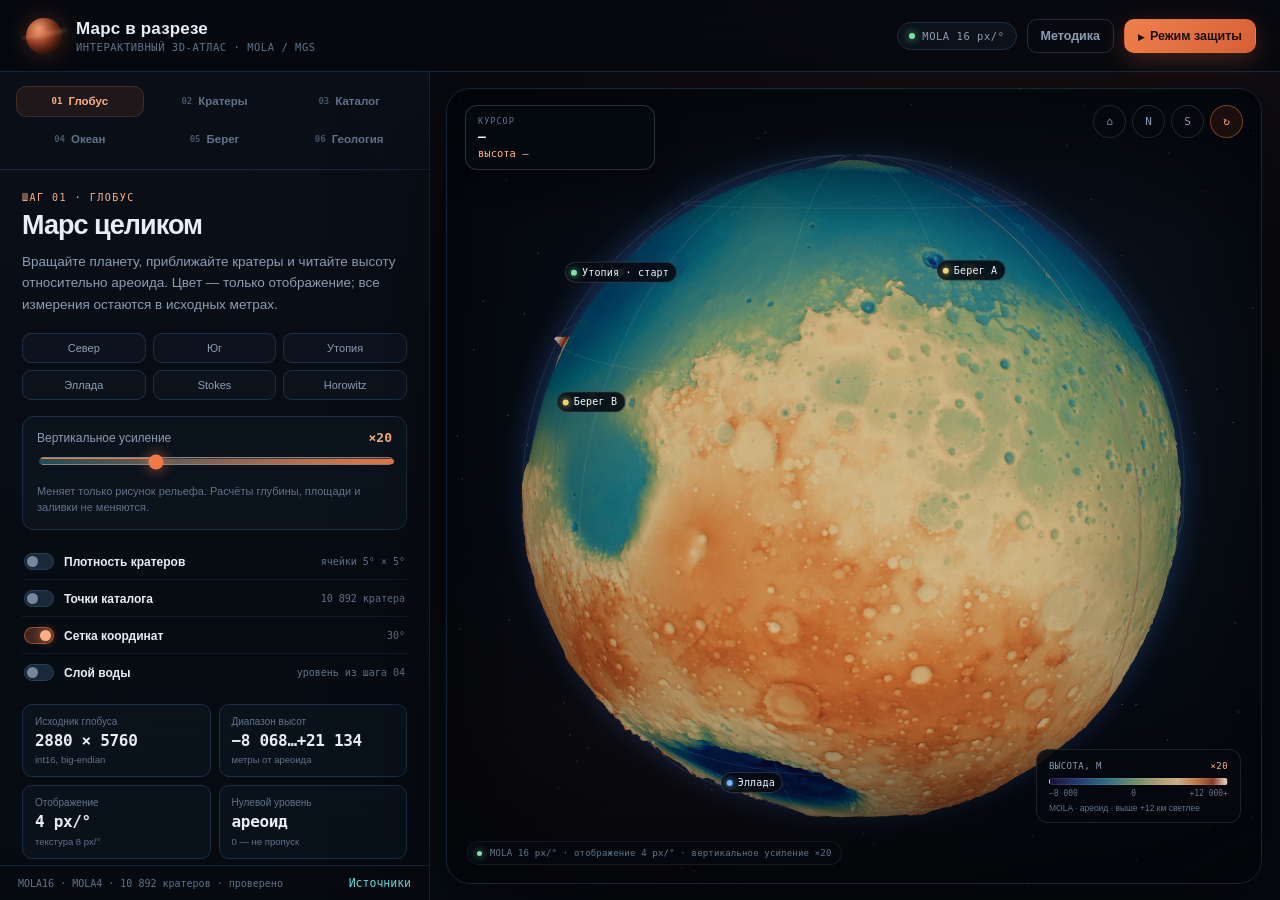
<file: index.html>
<!doctype html>
<html lang="ru">
<head>
  <meta charset="utf-8">
  <meta name="viewport" content="width=device-width, initial-scale=1, viewport-fit=cover, interactive-widget=resizes-content">
  <meta name="theme-color" content="#070b12">
  <title>Марс в разрезе — интерактивный 3D-атлас</title>
  <meta name="description" content="Интерактивный 3D-атлас Марса: MOLA, профили кратеров, каталог, заливка северного бассейна и проверка берега Deuteronilus.">
  <link rel="icon" href="data:image/svg+xml,%3Csvg xmlns='http://www.w3.org/2000/svg' viewBox='0 0 64 64'%3E%3Ccircle cx='32' cy='32' r='28' fill='%23c75b32'/%3E%3Cpath d='M12 28c8-6 14 4 22 0s14-6 20 0' stroke='%23ffb38a' stroke-width='4' fill='none'/%3E%3C/svg%3E">
  <link rel="stylesheet" href="app/css/style.css">
  <link rel="stylesheet" href="app/css/mobile.css">
  <script type="importmap">
    {
      "imports": {
        "three": "./vendor/three/three.module.js",
        "three/addons/": "./vendor/three/addons/"
      }
    }
  </script>
</head>
<body>
  <div id="boot" class="boot">
    <div class="boot-card">
      <div class="boot-orbit" aria-hidden="true"><span></span></div>
      <div class="boot-kicker">MOLA · MARS GLOBAL SURVEYOR</div>
      <h1>Марс в разрезе</h1>
      <p class="boot-sub">Загружаю 16 пикселей на градус, 10 892 кратера и 223 851 контрольную ячейку.</p>
      <div class="boot-progress"><i id="boot-bar"></i></div>
      <div class="boot-status" id="boot-status">Инициализация…</div>
      <div class="boot-detail" id="boot-detail"></div>
      <div class="boot-error" id="boot-error" hidden>
        <b>Не удалось загрузить данные.</b>
        <p id="boot-error-text"></p>
        <p>Запустите проект через <code>start.bat</code> или <code>python serve.py</code>, а не открывайте <code>index.html</code> напрямую: браузер блокирует чтение локальных файлов.</p>
        <button class="btn" id="boot-retry" type="button">Повторить</button>
      </div>
    </div>
  </div>

  <div id="app" class="app is-hidden">
    <header class="topbar">
      <div class="brand">
        <div class="brand-mark" aria-hidden="true"><span></span></div>
        <div>
          <h1>Марс в разрезе</h1>
          <p id="brand-sub">интерактивный 3D-атлас · MOLA / MGS</p>
        </div>
      </div>
      <div class="top-actions">
        <div class="data-chip" title="Исходная сетка MOLA 16 пикселей на градус">
          <span class="dot"></span> MOLA 16 px/°
        </div>
        <button class="btn btn-ghost" id="btn-help" type="button" aria-label="Методика и источники">
          <span class="help-icon" aria-hidden="true">?</span><span class="btn-label">Методика</span>
        </button>
        <button class="btn btn-accent" id="btn-defense" type="button" aria-label="Режим защиты">
          <span class="play-icon" aria-hidden="true">▶</span><span class="btn-label">Режим защиты</span>
        </button>
      </div>
    </header>

    <main class="layout">
      <aside class="sidebar">
        <nav class="tabs" id="tabs" aria-label="Разделы атласа">
          <button type="button" data-tab="globe" class="active">
            <svg class="tab-icon" viewBox="0 0 24 24" aria-hidden="true"><circle cx="12" cy="12" r="8.5"/><path d="M3.5 12h17M12 3.5c2.6 2.3 3.9 5.1 3.9 8.5s-1.3 6.2-3.9 8.5c-2.6-2.3-3.9-5.1-3.9-8.5s1.3-6.2 3.9-8.5Z"/></svg>
            <span class="tab-num">01</span><span class="tab-label">Глобус</span>
          </button>
          <button type="button" data-tab="craters">
            <svg class="tab-icon" viewBox="0 0 24 24" aria-hidden="true"><circle cx="12" cy="12" r="8.5"/><circle cx="12" cy="12" r="3.3"/><path d="M8.7 12h6.6M12 8.7v6.6"/></svg>
            <span class="tab-num">02</span><span class="tab-label">Кратеры</span>
          </button>
          <button type="button" data-tab="catalog">
            <svg class="tab-icon" viewBox="0 0 24 24" aria-hidden="true"><rect x="3.5" y="3.5" width="7" height="7" rx="1"/><rect x="13.5" y="3.5" width="7" height="7" rx="1"/><rect x="3.5" y="13.5" width="7" height="7" rx="1"/><rect x="13.5" y="13.5" width="7" height="7" rx="1"/></svg>
            <span class="tab-num">03</span><span class="tab-label">Каталог</span>
          </button>
          <button type="button" data-tab="ocean">
            <svg class="tab-icon" viewBox="0 0 24 24" aria-hidden="true"><path d="M3 8.5c2.2 0 2.2 2 4.5 2s2.3-2 4.5-2 2.2 2 4.5 2 2.3-2 4.5-2M3 13c2.2 0 2.2 2 4.5 2s2.3-2 4.5-2 2.2 2 4.5 2 2.3-2 4.5-2M3 17.5c2.2 0 2.2 2 4.5 2s2.3-2 4.5-2 2.2 2 4.5 2 2.3-2 4.5-2"/></svg>
            <span class="tab-num">04</span><span class="tab-label">Океан</span>
          </button>
          <button type="button" data-tab="shore">
            <svg class="tab-icon" viewBox="0 0 24 24" aria-hidden="true"><path d="M3 15.5c3-1 4.5-4.5 7.5-4.5s4.5 3.5 7.5 2.5M3 10.5c2.5-.7 3.6-2.8 6-2.8 2.2 0 3.3 2 5.5 2M8 20h13"/></svg>
            <span class="tab-num">05</span><span class="tab-label">Берег</span>
          </button>
          <button type="button" data-tab="geology">
            <svg class="tab-icon" viewBox="0 0 24 24" aria-hidden="true"><path d="M4 7.5 12 4l8 3.5-8 3.5-8-3.5ZM4 12l8 3.5 8-3.5M4 16.5 12 20l8-3.5"/></svg>
            <span class="tab-num">06</span><span class="tab-label">Геология</span>
          </button>
        </nav>

        <nav class="mobile-subtabs mobile-only" id="mobile-ocean-tabs" aria-label="Океан и берег">
          <button type="button" data-mobile-ocean="ocean" class="active">Заливка</button>
          <button type="button" data-mobile-ocean="shore">Берег</button>
        </nav>

        <div class="sidebar-scroll" id="sidebar-scroll">
          <section class="panel active" data-panel="globe">
            <div class="eyebrow">Шаг 01 · глобус</div>
            <h2>Марс целиком</h2>
            <p class="lead">Вращайте планету, приближайте кратеры и читайте высоту относительно ареоида. Цвет — только отображение; все измерения остаются в исходных метрах.</p>

            <div class="quick-jumps">
              <button type="button" class="jump" data-focus="north">Север</button>
              <button type="button" class="jump" data-focus="south">Юг</button>
              <button type="button" class="jump" data-focus="utopia">Утопия</button>
              <button type="button" class="jump" data-focus="hellas">Эллада</button>
              <button type="button" class="jump" data-focus="stokes">Stokes</button>
              <button type="button" class="jump" data-focus="horowitz">Horowitz</button>
            </div>

            <div class="mobile-globe-actions mobile-only">
              <button class="mobile-pill" type="button" data-mobile-menu="globe-view">Слои и вид</button>
              <button class="mobile-pill" type="button" data-mobile-menu="globe-data">О данных</button>
            </div>

            <div class="control-card">
              <div class="control-head"><span>Вертикальное усиление</span><b id="globe-exag-val">×20</b></div>
              <input type="range" id="globe-exag" min="1" max="60" value="20" step="1" aria-label="Вертикальное усиление глобуса">
              <p class="hint">Меняет только рисунок рельефа. Расчёты глубины, площади и заливки не меняются.</p>
            </div>

            <div class="layer-list">
              <label class="switch"><input type="checkbox" id="layer-density"><span></span><b>Плотность кратеров</b><em>ячейки 5° × 5°</em></label>
              <label class="switch"><input type="checkbox" id="layer-points"><span></span><b>Точки каталога</b><em>10 892 кратера</em></label>
              <label class="switch"><input type="checkbox" id="layer-graticule" checked><span></span><b>Сетка координат</b><em>30°</em></label>
              <label class="switch"><input type="checkbox" id="layer-water"><span></span><b>Слой воды</b><em>уровень из шага 04</em></label>
            </div>

            <div class="stat-grid tight">
              <div class="stat"><span>Исходник глобуса</span><b>2880 × 5760</b><small>int16, big-endian</small></div>
              <div class="stat"><span>Диапазон высот</span><b id="stat-range">—</b><small>метры от ареоида</small></div>
              <div class="stat"><span>Отображение</span><b>4 px/°</b><small>текстура 8 px/°</small></div>
              <div class="stat"><span>Нулевой уровень</span><b>ареоид</b><small>0 — не пропуск</small></div>
            </div>

            <div class="note">
              <b>Почему −4000 м выше, чем −5000 м?</b>
              <p>Высота отсчитывается от ареоида: чем меньше модуль отрицательного числа, тем ближе поверхность к нулевому уровню. Поэтому −4000 м лежит выше −5000 м.</p>
            </div>
          </section>

          <section class="panel" data-panel="craters">
            <div class="eyebrow">Шаг 02 · кратеры</div>
            <h2>Один разрез — два полушария</h2>
            <p class="lead">Профиль идёт через центр кратера с запада на восток. Края вала и дно можно перетаскивать: приложение пересчитает <code>d = (z₁ + z₂)/2 − zmin</code> и <code>d / (1000D)</code>.</p>
            <div class="mobile-headline mobile-only">Глубина похожа. Уровень — разный.</div>

            <div class="crater-list" id="crater-cards"></div>

            <button class="btn btn-wide" id="compare-btn" type="button">Сравнить Stokes и Horowitz →</button>
            <button class="mobile-link mobile-only" type="button" data-mobile-menu="crater-notes">Подробнее о профиле</button>

            <div class="note accent-note" id="profile-check">
              <b>Проверка источника</b>
              <p>Сверяю строку 96 северного фрагмента с файлом <code>Профиль_Стокса.csv</code> после загрузки.</p>
            </div>

            <div class="note">
              <b>Что считается глубиной</b>
              <p>Глубина <i>d</i> — превышение среднего уровня двух краёв вала над минимумом между ними. Это не абсолютная высота дна: дно Stokes лежит на −5510 м, но его глубина от вала — около 2083 м.</p>
            </div>

            <div class="mini-actions">
              <button class="btn btn-ghost" type="button" data-focus="stokes">Показать Stokes на глобусе</button>
              <button class="btn btn-ghost" type="button" data-focus="horowitz">Показать Horowitz</button>
            </div>
          </section>

          <section class="panel" data-panel="catalog">
            <div class="eyebrow">Шаг 03 · каталог</div>
            <h2>Кратеры и площадь</h2>
            <p class="lead">Каталог Robbins &amp; Hynek в снимке PADC: все строки с диаметром ≥ 20 км. Полушарие определяется по широте центра.</p>
            <div class="mobile-headline mobile-only">Юг плотнее в 2,54 раза.</div>

            <div class="segmented" id="catalog-filter" role="group" aria-label="Группа диаметров">
              <button type="button" data-group="all" class="active">все ≥ 20</button>
              <button type="button" data-group="20-50">20–50</button>
              <button type="button" data-group="50-100">50–100</button>
              <button type="button" data-group="100+">≥ 100</button>
            </div>

            <div class="table-wrap">
              <table class="data-table">
                <thead><tr><th>Группа</th><th>Север</th><th>Юг</th><th>Всего</th></tr></thead>
                <tbody id="catalog-table-body"></tbody>
              </table>
            </div>

            <div class="stat-grid tight">
              <div class="stat"><span>Площадь полушария</span><b>72.186</b><small>млн км² · 2πR²</small></div>
              <div class="stat"><span>Плотность, север</span><b id="density-north">—</b><small>на 1 млн км²</small></div>
              <div class="stat"><span>Плотность, юг</span><b id="density-south">—</b><small>на 1 млн км²</small></div>
              <div class="stat"><span>Отношение юг/север</span><b id="density-ratio">—</b><small>по выбранной группе</small></div>
            </div>

            <div class="chart-card">
              <div class="card-head"><div><span>Карта плотности</span><b>5° × 5°</b></div><small>площадь учтена · ячейки</small></div>
              <div class="density-wrap">
                <canvas id="density-map" width="640" height="330" aria-label="Карта плотности кратеров по ячейкам 5 на 5 градусов"></canvas>
                <div class="map-tooltip" id="density-tooltip" hidden></div>
              </div>
              <div class="density-scale"><span>0</span><i></i><span id="density-max">макс.</span><em>кратеров / млн км²</em></div>
            </div>

            <label class="switch"><input type="checkbox" id="density-checkbox"><span></span><b>Наложить на глобус</b><em>цвет = плотность</em></label>

            <div class="mobile-action-row mobile-only">
              <button class="mobile-pill" type="button" id="mobile-catalog-globe">На глобус</button>
              <button class="mobile-pill" type="button" data-mobile-menu="catalog-table">Таблица</button>
              <button class="mobile-pill" type="button" data-mobile-menu="catalog-notes">Подробнее</button>
            </div>

            <div class="note">
              <b>Граница вывода</b>
              <p>Число видимых кратеров не даёт единственного возраста поверхности. Север и юг включают разные геологические области; каталог не содержит бассейн Prometheus по технической причине источника.</p>
            </div>
          </section>

          <section class="panel" data-panel="ocean">
            <div class="eyebrow">Шаг 04 · океан</div>
            <h2>Северный бассейн</h2>
            <p class="lead">Вода заливает только ячейки ниже уровня <i>h</i>, до которых есть непрерывный путь от Утопии через общую сторону. Столбцы по долготе замкнуты, полюса — нет.</p>

            <div class="level-card">
              <div class="level-top"><span>Уровень воды</span><b id="ocean-level-label">−3800 м</b></div>
              <input type="range" id="ocean-level" min="-6000" max="2000" value="-3800" step="10" aria-label="Уровень воды в метрах">
              <div class="level-range"><span>−6000 м</span><span>0</span><span>+2000 м</span></div>
              <div class="level-input"><input type="number" id="ocean-level-num" value="-3800" min="-6000" max="2000" step="10" aria-label="Уровень воды числом"><span>м</span></div>
            </div>

            <div class="stat-grid">
              <div class="stat accent"><span>Залито ячеек</span><b id="ocean-cells">—</b><small>связная область</small></div>
              <div class="stat accent"><span>Площадь</span><b id="ocean-area">—</b><small>млн км²</small></div>
              <div class="stat"><span>Глубина в Утопии</span><b id="ocean-start-depth">—</b><small>h − z старта</small></div>
              <div class="stat"><span>Эллада</span><b id="ocean-hellas">—</b><small>соединение с Утопией</small></div>
            </div>

            <div class="control-check" id="ocean-control">
              <div class="check-icon">✓</div>
              <div><b>Контроль модели · −3800 м</b><p id="ocean-control-text">Проверяю 223 851 ячейку и 23.070 млн км²…</p></div>
            </div>

            <div class="segmented" id="ocean-mode" role="group" aria-label="Режим заливки">
              <button type="button" data-mode="connected" class="active">от Утопии</button>
              <button type="button" data-mode="all">все низкие места</button>
            </div>

            <div class="mobile-ocean-actions mobile-only">
              <button class="mobile-pill" type="button" id="mobile-ocean-chart">График</button>
              <button class="mobile-pill" type="button" data-mobile-menu="ocean-notes">Ещё</button>
            </div>

            <div class="mini-actions">
              <button class="btn btn-ghost" type="button" id="ocean-utopia-btn">В Утопию</button>
              <button class="btn btn-ghost" type="button" id="ocean-hellas-btn">К Элладе</button>
              <button class="btn btn-ghost" type="button" id="ocean-spill-btn">Порог +1304 м</button>
              <button class="btn btn-ghost" type="button" id="ocean-reset-btn">Сброс −3800</button>
            </div>

            <div class="chart-card">
              <div class="card-head"><div><span>Уровень — площадь</span><b id="ocean-chart-badge">—</b></div><button class="link-btn" type="button" id="ocean-expand">Развернуть ↗</button></div>
              <canvas id="ocean-chart" width="680" height="320" aria-label="График зависимости площади заливки от уровня воды"></canvas>
              <div class="chart-status" id="ocean-chart-status">Расчёт кривой…</div>
            </div>

            <div class="note" id="ocean-note">
              <b>Почему нельзя красить всё ниже h?</b>
              <p>При −3800 м Эллада лежит на −6028 м, но не соединена с Утопией: путь перекрыт высоким южным барьером. Заливка «все низкие места» даёт 244 249 ячеек и 26.565 млн км² — это другая, несвязная модель.</p>
            </div>
          </section>

          <section class="panel" data-panel="shore">
            <div class="eyebrow">Шаг 05 · берег</div>
            <h2>Один уровень на два участка</h2>
            <p class="lead">Два фрагмента линии Deuteronilus версии Ivanov 2017 из архива Sholes 2.0.1. Уровень выбирается только по A и затем переносится на B без подгонки.</p>
            <div class="mobile-headline mobile-only">B выше A на 386 м на всём участке.</div>

            <div class="shore-grid">
              <div class="shore-card a"><span>Участок A · Deuteronilus 1</span><b>−3907 м</b><small>медиана всех 40 точек</small></div>
              <div class="shore-card b"><span>Участок B · Astapus 1</span><b id="shore-b-median">—</b><small>медиана всех 41 точки</small></div>
            </div>

            <div class="stat-grid tight">
              <div class="stat"><span>Медиана |B − уровень A|</span><b id="shore-dev">—</b><small>метры</small></div>
              <div class="stat"><span>Диапазон B − A</span><b id="shore-range">—</b><small>метры</small></div>
              <div class="stat"><span>Длина A</span><b>72.751</b><small>км</small></div>
              <div class="stat"><span>Длина B</span><b>51.488</b><small>км</small></div>
            </div>

            <div class="mobile-segmented mobile-only" id="shore-chart-toggle" role="group" aria-label="Какой график показать">
              <button type="button" data-shore-view="main" class="active">Профили A/B</button>
              <button type="button" data-shore-view="dev">Отклонение</button>
            </div>

            <div class="mini-actions">
              <button class="btn btn-ghost" type="button" id="shore-focus-a">Показать A</button>
              <button class="btn btn-ghost" type="button" id="shore-focus-b">Показать B</button>
              <button class="btn btn-ghost" type="button" id="shore-expand">Развернуть ↗</button>
            </div>
            <button class="mobile-link mobile-only" type="button" data-mobile-menu="shore-notes">Подробнее о проверке</button>

            <div class="chart-card main">
              <div class="card-head"><div><span>Высота по расстоянию</span><b>A и B</b></div><small>один масштаб</small></div>
              <canvas id="shore-chart" width="680" height="340" aria-label="Профили высоты участков берега A и B"></canvas>
            </div>

            <div class="chart-card dev">
              <div class="card-head"><div><span>|B − уровень A|</span><b>по расстоянию</b></div><small>медиана 386 м</small></div>
              <canvas id="shore-dev-chart" width="680" height="240" aria-label="Отклонение высоты участка B от уровня A"></canvas>
            </div>

            <div class="note">
              <b>Что это значит</b>
              <p>На современном рельефе единый уровень A не описывает B: B выше на 376–404 м на всём участке 51.5 км. Это не доказывает отсутствие древнего океана и не исключает его: берег мог быть изменён тектоникой, осадками, лавой или эрозией; возможны и разные версии линии.</p>
            </div>

            <div class="note subtle">
              <b>Как проверить дальше</b>
              <p>Независимые участки и версии берега, возраст поверхности, стратиграфия перекрытий, следы деформации и сравнение с HRSC/MOLA. Уровень нельзя выбирать заново по B.</p>
            </div>
          </section>

          <section class="panel" data-panel="geology">
            <div class="eyebrow">Шаг 06 · геология</div>
            <h2>Возраст и материал</h2>
            <p class="lead">Фрагменты геологической карты USGS (Tanaka et al., 2014) вокруг выбранных кратеров. Карта объясняет, почему одинаковые по диаметру кратеры могут выглядеть по-разному.</p>
            <div class="mobile-headline mobile-only">Молодые низменности и древние возвышенности.</div>

            <div class="geo-grid">
              <article class="geo-card">
                <div class="geo-img"><img src="assets/geology_stokes.jpg" alt="Фрагмент геологической карты USGS вокруг кратера Stokes"><span class="crosshair"></span><button class="geo-more mobile-only" type="button" data-mobile-geology="0" aria-label="Подробнее о Stokes">i</button></div>
                <div class="geo-body">
                  <span class="geo-tag north">Stokes · север</span>
                  <h3>Молодые низменности</h3>
                  <p>Вмещающая равнина — молодые низменные единицы <code>mAl</code> (Middle Amazonian) и соседняя <code>lHl</code> (Late Hesperian): лёсс, насыщенный льдом, перигляциальная переработка. Кратер и выбросы показаны импактной единицей.</p>
                  <p class="muted">Поверхность моложе, чем Noachian highlands у Horowitz; вал мог быть сглажен, а дно — заполнено.</p>
                </div>
              </article>
              <article class="geo-card">
                <div class="geo-img"><img src="assets/geology_horowitz.jpg" alt="Фрагмент геологической карты USGS вокруг кратера Horowitz"><span class="crosshair"></span><button class="geo-more mobile-only" type="button" data-mobile-geology="1" aria-label="Подробнее о Horowitz">i</button></div>
                <div class="geo-body">
                  <span class="geo-tag south">Horowitz · юг</span>
                  <h3>Древние возвышенности</h3>
                  <p>Вокруг — Noachian highland units <code>Nhe</code>, <code>lNh</code>, <code>mNh</code>: древние деградированные вулканические и импактные породы. Кратер также показан импактной единицей.</p>
                  <p class="muted">Поверхность дольше накапливала удары; это согласуется с более высокой плотностью кратеров на юге.</p>
                </div>
              </article>
            </div>

            <button class="mobile-link mobile-only" type="button" data-mobile-menu="geology-materials">Материалы и PDF</button>

            <div class="note">
              <b>Что различит объяснения?</b>
              <p>Заполнение дна лавой или осадками даёт слоистость, эмбеймент вала, молодой возраст дна и контакты единиц. Древняя поверхность даёт насыщенную кратерность и деградированный вал. Нужны кратерные размеры-частоты, стратиграфия и минералогия — одна пара кратеров не характеризует полушарие.</p>
            </div>

            <div class="source-links">
              <a href="prompt/geology_map_usgs.pdf" target="_blank" rel="noopener">Геологическая карта USGS (PDF) ↗</a>
              <a href="prompt/geology_units_usgs.pdf" target="_blank" rel="noopener">Легенда единиц (PDF) ↗</a>
            </div>
            <p class="credit">USGS Scientific Investigations Map 3292, Tanaka et al., 2014. Фрагменты вырезаны из предоставленного PDF; крест — положение центра кратера.</p>
          </section>
        </div>

        <div class="sidebar-foot">
          <span id="data-status">данные не загружены</span>
          <button class="link-btn" id="btn-sources" type="button">Источники</button>
        </div>
      </aside>

      <section class="stage" aria-label="3D-вид Марса">
        <div class="globe-wrap" id="globe-wrap">
          <canvas id="globe-canvas"></canvas>
          <div class="globe-vignette" aria-hidden="true"></div>
          <div class="globe-labels" id="globe-labels"></div>

          <div class="stage-top">
            <div class="coords" id="coords-readout">
              <span class="coords-label">курсор</span>
              <b>—</b>
              <small>высота —</small>
            </div>
            <div class="stage-buttons">
              <button class="round-btn" type="button" id="view-reset" title="Сбросить вид">⌂</button>
              <button class="round-btn" type="button" id="view-north" title="Северный полюс">N</button>
              <button class="round-btn" type="button" id="view-south" title="Южный полюс">S</button>
              <button class="round-btn" type="button" id="view-rotate" title="Автовращение">↻</button>
            </div>
          </div>

          <div class="stage-legend" id="legend">
            <div class="legend-title">Высота, м <span id="legend-exag">×20</span></div>
            <div class="legend-bar"></div>
            <div class="legend-ticks"><span>−8 000</span><span>0</span><span>+12 000+</span></div>
            <div class="legend-note">MOLA · ареоид · выше +12 км светлее</div>
          </div>

          <div class="stage-caption" id="stage-caption">
            <span class="live-dot"></span>
            <span id="stage-caption-text">MOLA 16 px/° · отображение 4 px/° · вертикальное усиление ×20</span>
          </div>

          <div class="stage-loading" id="stage-loading" hidden>
            <div class="spinner"></div><span>Перестраиваю вид…</span>
          </div>
        </div>
      </section>
    </main>
  </div>

  <div id="modal-root"></div>
  <div id="toast" class="toast" role="status" aria-live="polite"></div>

  <noscript>
    <div class="noscript">Для работы атласа нужен JavaScript.</div>
  </noscript>

  <script>
    // ES modules and fetch cannot read local data over file://. Give a useful
    // instruction instead of a blank boot screen if someone double-clicks the HTML.
    if (location.protocol === 'file:') {
      document.addEventListener('DOMContentLoaded', function () {
        var status = document.getElementById('boot-status');
        var detail = document.getElementById('boot-detail');
        var error = document.getElementById('boot-error');
        var errorText = document.getElementById('boot-error-text');
        var bar = document.getElementById('boot-bar');
        if (status) status.textContent = 'Нужен локальный сервер';
        if (detail) detail.textContent = 'file:// · браузер блокирует загрузку данных';
        if (bar) bar.style.width = '4%';
        if (error) error.hidden = false;
        if (errorText) {
          errorText.textContent = 'Страница открыта как file://. Запустите start.bat или python serve.py из папки проекта и откройте адрес из консоли.';
        }
      });
    }
  </script>

  <script type="module" src="app/js/main.js"></script>
</body>
</html>
</file>
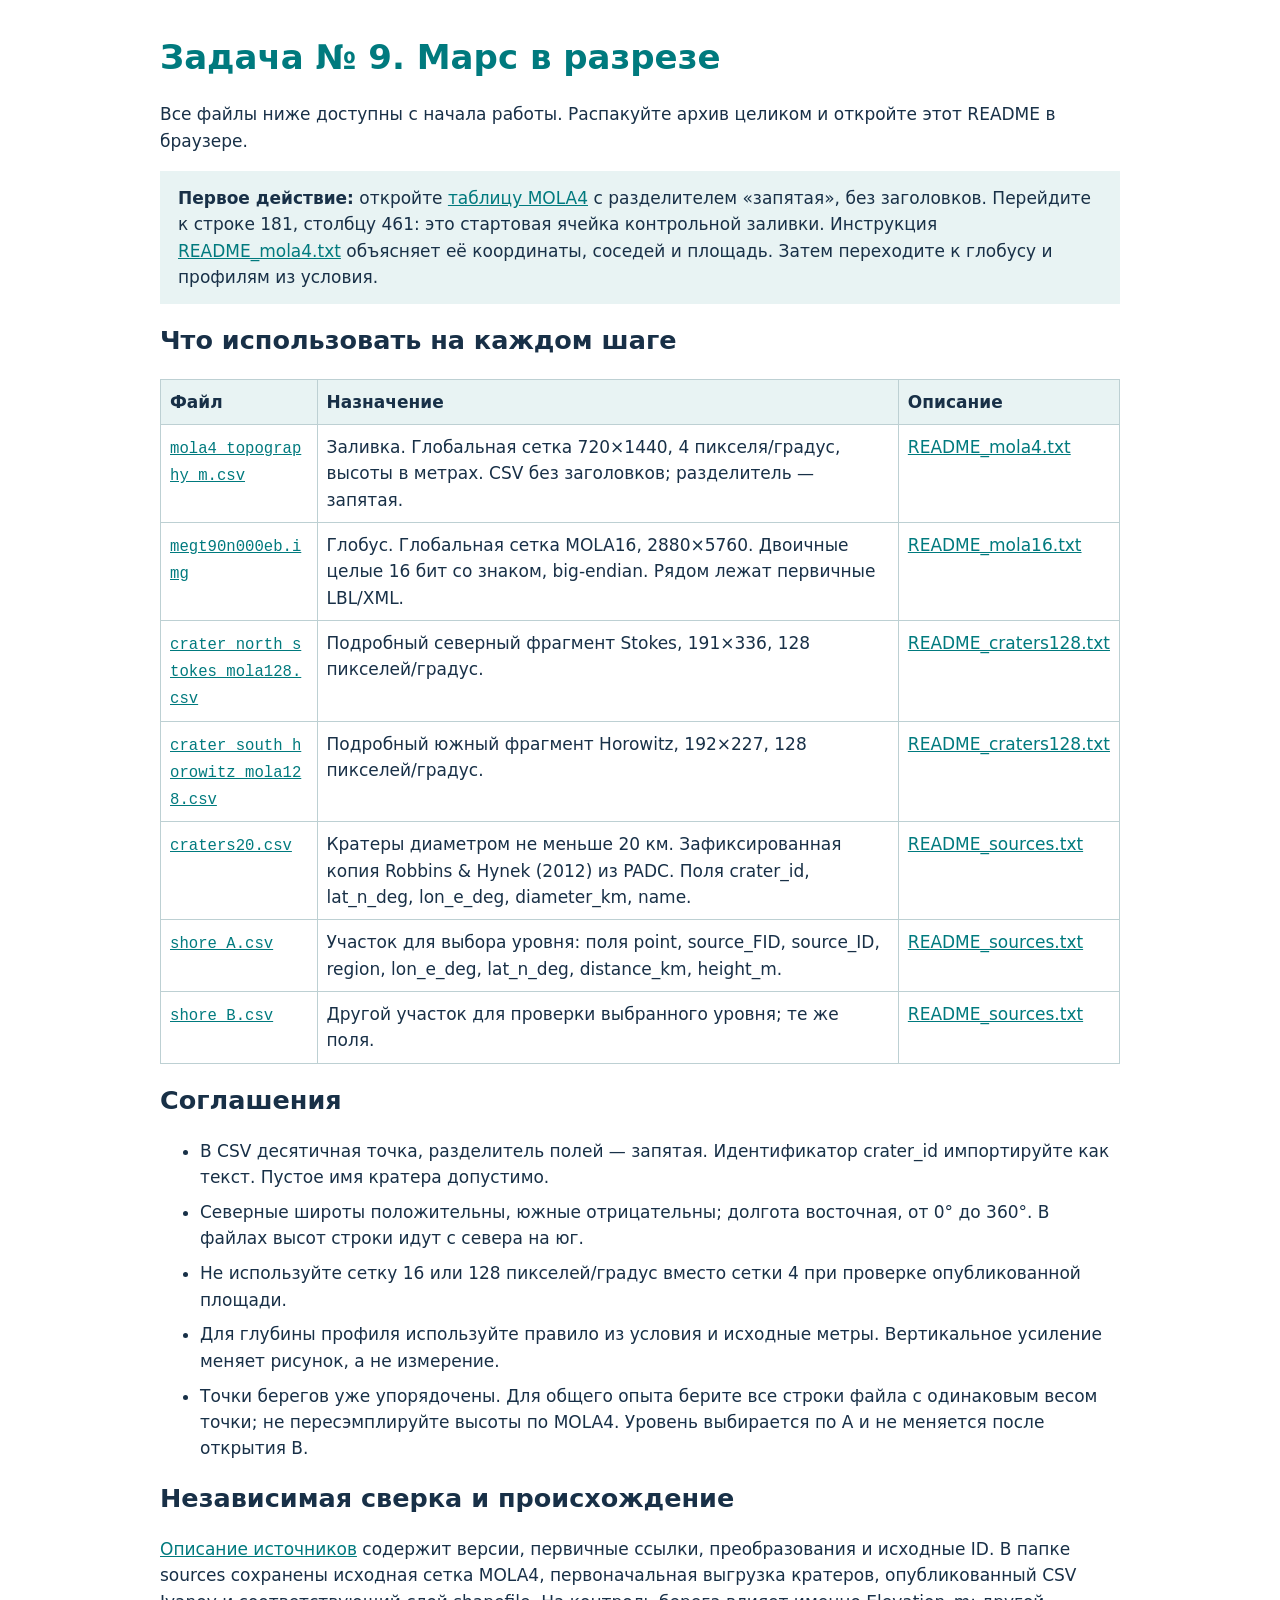
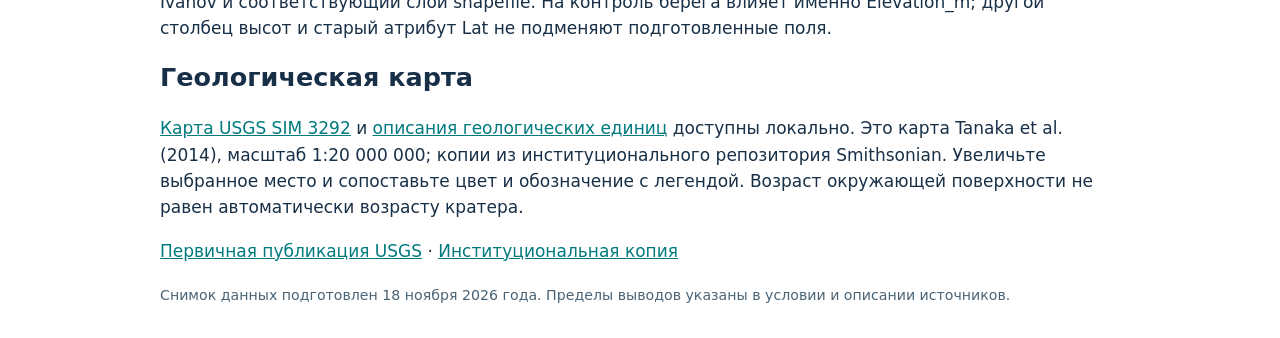
<file: prompt/README.html>
<!doctype html><html lang="ru"><meta charset="utf-8"><meta name="viewport" content="width=device-width,initial-scale=1"><title>Задача 9. Начало работы</title><style>body{font:17px/1.55 system-ui,sans-serif;color:#183047;max-width:960px;margin:36px auto;padding:0 24px}h1,h2{line-height:1.25}h1{color:#007a7e}a{color:#007a7e}table{border-collapse:collapse;width:100%}th,td{border:1px solid #bdd0d3;text-align:left;padding:9px;vertical-align:top}th{background:#e8f3f3}code{font-size:.92em;overflow-wrap:anywhere}li{margin:.5em 0}.box{background:#e8f3f3;padding:14px 18px}small{color:#496477}</style><body><h1>Задача № 9. Марс в разрезе</h1><p>Все файлы ниже доступны с начала работы. Распакуйте архив целиком и откройте этот README в браузере.</p><div class="box"><b>Первое действие:</b> откройте <a href="mola4_topography_m.csv">таблицу MOLA4</a> с разделителем «запятая», без заголовков. Перейдите к строке 181, столбцу 461: это стартовая ячейка контрольной заливки. Инструкция <a href="README_mola4.txt">README_mola4.txt</a> объясняет её координаты, соседей и площадь. Затем переходите к глобусу и профилям из условия.</div><h2>Что использовать на каждом шаге</h2><table><tr><th>Файл</th><th>Назначение</th><th>Описание</th></tr><tr><td><a href="mola4_topography_m.csv"><code>mola4_topography_m.csv</code></a></td><td>Заливка. Глобальная сетка 720×1440, 4 пикселя/градус, высоты в метрах. CSV без заголовков; разделитель — запятая.</td><td><a href="README_mola4.txt">README_mola4.txt</a></td></tr><tr><td><a href="megt90n000eb.img"><code>megt90n000eb.img</code></a></td><td>Глобус. Глобальная сетка MOLA16, 2880×5760. Двоичные целые 16 бит со знаком, big-endian. Рядом лежат первичные LBL/XML.</td><td><a href="README_mola16.txt">README_mola16.txt</a></td></tr><tr><td><a href="crater_north_stokes_mola128.csv"><code>crater_north_stokes_mola128.csv</code></a></td><td>Подробный северный фрагмент Stokes, 191×336, 128 пикселей/градус.</td><td><a href="README_craters128.txt">README_craters128.txt</a></td></tr><tr><td><a href="crater_south_horowitz_mola128.csv"><code>crater_south_horowitz_mola128.csv</code></a></td><td>Подробный южный фрагмент Horowitz, 192×227, 128 пикселей/градус.</td><td><a href="README_craters128.txt">README_craters128.txt</a></td></tr><tr><td><a href="craters20.csv"><code>craters20.csv</code></a></td><td>Кратеры диаметром не меньше 20 км. Зафиксированная копия Robbins &amp; Hynek (2012) из PADC. Поля crater_id, lat_n_deg, lon_e_deg, diameter_km, name.</td><td><a href="README_sources.txt">README_sources.txt</a></td></tr><tr><td><a href="shore_A.csv"><code>shore_A.csv</code></a></td><td>Участок для выбора уровня: поля point, source_FID, source_ID, region, lon_e_deg, lat_n_deg, distance_km, height_m.</td><td><a href="README_sources.txt">README_sources.txt</a></td></tr><tr><td><a href="shore_B.csv"><code>shore_B.csv</code></a></td><td>Другой участок для проверки выбранного уровня; те же поля.</td><td><a href="README_sources.txt">README_sources.txt</a></td></tr></table><h2>Соглашения</h2><ul><li>В CSV десятичная точка, разделитель полей — запятая. Идентификатор crater_id импортируйте как текст. Пустое имя кратера допустимо.</li><li>Северные широты положительны, южные отрицательны; долгота восточная, от 0° до 360°. В файлах высот строки идут с севера на юг.</li><li>Не используйте сетку 16 или 128 пикселей/градус вместо сетки 4 при проверке опубликованной площади.</li><li>Для глубины профиля используйте правило из условия и исходные метры. Вертикальное усиление меняет рисунок, а не измерение.</li><li>Точки берегов уже упорядочены. Для общего опыта берите все строки файла с одинаковым весом точки; не пересэмплируйте высоты по MOLA4. Уровень выбирается по A и не меняется после открытия B.</li></ul><h2>Независимая сверка и происхождение</h2><p><a href="README_sources.txt">Описание источников</a> содержит версии, первичные ссылки, преобразования и исходные ID. В папке sources сохранены исходная сетка MOLA4, первоначальная выгрузка кратеров, опубликованный CSV Ivanov и соответствующий слой shapefile. На контроль берега влияет именно Elevation_m; другой столбец высот и старый атрибут Lat не подменяют подготовленные поля.</p><h2>Геологическая карта</h2><p><a href="geology_map_usgs.pdf">Карта USGS SIM 3292</a> и <a href="geology_units_usgs.pdf">описания геологических единиц</a> доступны локально. Это карта Tanaka et al. (2014), масштаб 1:20 000 000; копии из институционального репозитория Smithsonian. Увеличьте выбранное место и сопоставьте цвет и обозначение с легендой. Возраст окружающей поверхности не равен автоматически возрасту кратера.</p><p><a href="https://pubs.usgs.gov/publication/sim3292">Первичная публикация USGS</a> · <a href="https://repository.si.edu/items/877e3fe1-78c2-422c-91c8-217daf02ac81">Институциональная копия</a></p><p><small>Снимок данных подготовлен 18 ноября 2026 года. Пределы выводов указаны в условии и описании источников.</small></p></body></html>
</file>
<file: app/css/style.css>
:root {
  --bg: #06090f;
  --bg-2: #080d15;
  --panel: #0b121c;
  --panel-2: #0f1926;
  --panel-3: #132132;
  --line: #1f3044;
  --line-soft: #172638;
  --text: #e9eef6;
  --muted: #8d9db2;
  --muted-2: #61738a;
  --accent: #f07a45;
  --accent-2: #ffb083;
  --teal: #5ee0d6;
  --teal-dark: #2a9d9a;
  --blue: #6bb8ff;
  --north: #ffa36b;
  --south: #6fd8e8;
  --good: #79e2a5;
  --danger: #ff776d;
  --shadow: 0 24px 70px rgba(0, 0, 0, .45);
  --radius: 18px;
  --radius-sm: 12px;
  --font: "Segoe UI", "Inter", "Helvetica Neue", Arial, system-ui, sans-serif;
  --mono: "Cascadia Code", "SFMono-Regular", Consolas, monospace;
}

* { box-sizing: border-box; }
html, body { height: 100%; }
body {
  margin: 0;
  font-family: var(--font);
  color: var(--text);
  background:
    radial-gradient(1200px 900px at 78% -10%, rgba(106, 47, 30, .18), transparent 60%),
    radial-gradient(900px 700px at 10% 100%, rgba(22, 80, 92, .12), transparent 55%),
    var(--bg);
  overflow: hidden;
  -webkit-font-smoothing: antialiased;
}
button, input { font: inherit; }
button { color: inherit; }
a { color: var(--teal); text-decoration: none; }
a:hover { text-decoration: underline; }
code {
  font-family: var(--mono);
  font-size: .9em;
  background: rgba(94, 224, 214, .08);
  border: 1px solid rgba(94, 224, 214, .14);
  border-radius: 6px;
  padding: 1px 5px;
  color: #b7f5ee;
}
::selection { background: rgba(240, 122, 69, .35); }

.is-hidden { display: none !important; }
[hidden] { display: none !important; }
.muted { color: var(--muted); }
.accent { color: var(--accent); }

/* ---------- boot ---------- */
.boot {
  position: fixed;
  inset: 0;
  z-index: 200;
  display: grid;
  place-items: center;
  background:
    radial-gradient(900px 700px at 50% 42%, rgba(97, 44, 29, .23), transparent 65%),
    var(--bg);
  transition: opacity .6s ease, visibility .6s ease;
}
.boot.done { opacity: 0; visibility: hidden; }
.boot-card {
  width: min(560px, calc(100vw - 40px));
  padding: 42px 46px 38px;
  border: 1px solid var(--line);
  border-radius: 26px;
  background: linear-gradient(160deg, rgba(19, 33, 50, .9), rgba(8, 13, 21, .95));
  box-shadow: var(--shadow);
  position: relative;
  overflow: hidden;
}
.boot-card::before {
  content: "";
  position: absolute;
  inset: -70% -20% auto;
  height: 80%;
  background: radial-gradient(circle at 50% 50%, rgba(240, 122, 69, .22), transparent 65%);
  pointer-events: none;
}
.boot-orbit {
  width: 66px;
  height: 66px;
  border-radius: 50%;
  border: 1px solid rgba(255, 176, 131, .28);
  position: relative;
  margin-bottom: 26px;
}
.boot-orbit::before {
  content: "";
  position: absolute;
  inset: 8px;
  border-radius: 50%;
  background:
    radial-gradient(circle at 35% 30%, #f2a071, #b84b29 45%, #5c2116 80%);
  box-shadow: 0 0 34px rgba(240, 122, 69, .45);
}
.boot-orbit span {
  position: absolute;
  width: 9px; height: 9px;
  border-radius: 50%;
  background: var(--teal);
  top: 2px; left: 29px;
  box-shadow: 0 0 14px var(--teal);
  animation: orbit 2.8s linear infinite;
  transform-origin: 4px 31px;
}
@keyframes orbit { to { transform: rotate(360deg); } }
.boot-kicker {
  color: var(--accent-2);
  font-family: var(--mono);
  font-size: 11px;
  letter-spacing: .16em;
  margin-bottom: 10px;
}
.boot h1 {
  font-size: clamp(34px, 5vw, 48px);
  line-height: 1;
  margin: 0 0 12px;
  letter-spacing: -0.04em;
}
.boot-sub { color: var(--muted); font-size: 15px; line-height: 1.5; margin: 0 0 26px; max-width: 44ch; }
.boot-progress {
  height: 5px;
  background: rgba(255, 255, 255, .06);
  border-radius: 999px;
  overflow: hidden;
  border: 1px solid rgba(255, 255, 255, .03);
}
.boot-progress i {
  display: block;
  height: 100%;
  width: 0;
  border-radius: inherit;
  background: linear-gradient(90deg, var(--teal), #9ef1d9 45%, var(--accent));
  box-shadow: 0 0 18px rgba(94, 224, 214, .5);
  transition: width .35s ease;
}
.boot-status { margin-top: 13px; font-size: 13px; color: var(--text); }
.boot-detail { margin-top: 5px; font-size: 12px; color: var(--muted-2); font-family: var(--mono); min-height: 16px; }
.boot-error {
  margin-top: 22px;
  padding: 16px;
  border: 1px solid rgba(255, 119, 109, .35);
  background: rgba(255, 119, 109, .08);
  border-radius: 12px;
  color: #ffd4cf;
  font-size: 13px;
  line-height: 1.55;
}
.boot-error p { margin: 7px 0; }
.boot-error code { color: #ffe2dd; background: rgba(255, 255, 255, .06); border-color: rgba(255, 255, 255, .1); }
.boot-error .btn { margin-top: 8px; }

.noscript { padding: 30px; color: var(--text); }

/* ---------- app shell ---------- */
.app {
  height: 100vh;
  display: grid;
  grid-template-rows: 72px minmax(0, 1fr);
}
.topbar {
  display: flex;
  align-items: center;
  justify-content: space-between;
  padding: 0 24px 0 26px;
  border-bottom: 1px solid var(--line-soft);
  background: rgba(6, 9, 15, .75);
  backdrop-filter: blur(18px);
  z-index: 10;
}
.brand { display: flex; align-items: center; gap: 14px; min-width: 0; }
.brand-mark {
  width: 36px; height: 36px;
  border-radius: 50%;
  position: relative;
  background:
    radial-gradient(circle at 36% 30%, #f2a071, #b74c2a 45%, #4d1c13 82%);
  box-shadow: 0 0 24px rgba(240, 122, 69, .28), inset -7px -6px 16px rgba(0, 0, 0, .55);
  flex: 0 0 auto;
}
.brand-mark span {
  position: absolute;
  width: 130%;
  height: 18%;
  left: -15%;
  top: 38%;
  background: rgba(255, 193, 158, .16);
  transform: rotate(-10deg);
  border-radius: 50%;
  filter: blur(1px);
}
.brand h1 { margin: 0; font-size: 17px; letter-spacing: .01em; font-weight: 700; }
.brand p { margin: 2px 0 0; font-size: 10.5px; color: var(--muted-2); font-family: var(--mono); letter-spacing: .05em; text-transform: uppercase; }
.top-actions { display: flex; align-items: center; gap: 10px; }
.data-chip {
  display: flex; align-items: center; gap: 7px;
  padding: 7px 11px;
  border: 1px solid var(--line);
  border-radius: 999px;
  color: var(--muted);
  font-family: var(--mono);
  font-size: 10.5px;
  letter-spacing: .05em;
  background: rgba(15, 25, 38, .55);
}
.data-chip .dot { width: 6px; height: 6px; border-radius: 50%; background: var(--good); box-shadow: 0 0 8px var(--good); }

.btn {
  border: 1px solid var(--line);
  background: var(--panel-2);
  color: var(--text);
  border-radius: 10px;
  padding: 9px 13px;
  font-size: 12.5px;
  font-weight: 600;
  cursor: pointer;
  transition: border-color .18s, background .18s, transform .18s, box-shadow .18s;
  white-space: nowrap;
}
.btn:hover { border-color: #35506d; background: var(--panel-3); }
.btn:active { transform: translateY(1px); }
.btn-accent {
  background: linear-gradient(135deg, #f0804b, #d65f35);
  border-color: transparent;
  color: #1a0d08;
  box-shadow: 0 7px 24px rgba(240, 122, 69, .24);
}
.btn-accent:hover { background: linear-gradient(135deg, #ff9a68, #e36a3e); border-color: transparent; }
.btn-ghost { background: transparent; color: var(--muted); }
.btn-ghost:hover { color: var(--text); }
.btn-wide { width: 100%; margin: 14px 0 12px; padding: 12px; }
.play-icon { font-size: 9px; margin-right: 5px; }
.help-icon { display: none; }

.layout {
  min-height: 0;
  display: grid;
  grid-template-columns: 430px minmax(0, 1fr);
}

/* ---------- sidebar ---------- */
.sidebar {
  min-height: 0;
  display: flex;
  flex-direction: column;
  border-right: 1px solid var(--line-soft);
  background: linear-gradient(180deg, rgba(11, 18, 28, .72), rgba(6, 10, 16, .9));
}
.tabs {
  display: grid;
  grid-template-columns: repeat(3, 1fr);
  gap: 7px;
  padding: 14px 16px;
  border-bottom: 1px solid var(--line-soft);
}
.tabs button {
  border: 1px solid transparent;
  background: transparent;
  border-radius: 10px;
  padding: 8px 7px 9px;
  font-size: 11.5px;
  font-weight: 650;
  color: var(--muted-2);
  cursor: pointer;
  display: flex;
  align-items: center;
  gap: 6px;
  justify-content: center;
  transition: .18s;
  min-width: 0;
}
.tabs button .tab-num {
  font-family: var(--mono);
  font-size: 9px;
  opacity: .7;
}
.tab-icon { display: none; width: 19px; height: 19px; flex: 0 0 auto; fill: none; stroke: currentColor; stroke-width: 1.6; stroke-linecap: round; stroke-linejoin: round; }
.tabs button:hover { color: var(--text); background: rgba(255, 255, 255, .025); }
.tabs button:focus { outline: none; }
.tabs button:not(.active) { border-color: transparent; }
.tabs button.active {
  color: var(--accent-2);
  background: rgba(240, 122, 69, .09);
  border-color: rgba(240, 122, 69, .18);
}
.tabs button.active .tab-num { opacity: 1; }

.sidebar-scroll { flex: 1; min-height: 0; overflow-y: auto; overflow-x: hidden; padding: 22px 22px 28px; scrollbar-width: thin; scrollbar-color: #263b52 transparent; }
.sidebar-scroll::-webkit-scrollbar { width: 7px; }
.sidebar-scroll::-webkit-scrollbar-thumb { background: #263b52; border-radius: 99px; }
.panel { display: none; }
.panel.active { display: block; animation: panel-in .32s ease both; }
@keyframes panel-in { from { opacity: 0; transform: translateY(7px); } to { opacity: 1; transform: none; } }
.eyebrow {
  font-family: var(--mono);
  color: var(--accent-2);
  font-size: 10px;
  letter-spacing: .15em;
  text-transform: uppercase;
  margin-bottom: 8px;
}
.panel h2 { font-size: 27px; line-height: 1.08; margin: 0 0 11px; letter-spacing: -.035em; }
.lead { color: var(--muted); font-size: 13.5px; line-height: 1.58; margin: 0 0 18px; }
.sidebar-foot {
  display: flex; align-items: center; justify-content: space-between;
  gap: 10px;
  padding: 10px 18px;
  border-top: 1px solid var(--line-soft);
  font-family: var(--mono);
  font-size: 10px;
  color: var(--muted-2);
}
.link-btn {
  border: 0; background: transparent; color: var(--teal); font-size: 11.5px; cursor: pointer; padding: 0;
}
.link-btn:hover { text-decoration: underline; }

.quick-jumps { display: grid; grid-template-columns: repeat(3, 1fr); gap: 7px; margin-bottom: 16px; }
.jump {
  border: 1px solid var(--line);
  background: rgba(15, 25, 38, .55);
  color: var(--muted);
  border-radius: 9px;
  padding: 8px 6px;
  font-size: 11px;
  cursor: pointer;
  transition: .18s;
}
.jump:hover { color: var(--accent-2); border-color: rgba(240, 122, 69, .35); background: rgba(240, 122, 69, .06); }

.control-card, .level-card {
  border: 1px solid var(--line);
  background: rgba(15, 25, 38, .48);
  border-radius: var(--radius-sm);
  padding: 13px 14px;
  margin: 14px 0;
}
.control-head, .level-top { display: flex; align-items: center; justify-content: space-between; gap: 10px; font-size: 12px; color: var(--muted); }
.control-head b, .level-top b { color: var(--accent-2); font-family: var(--mono); font-size: 13px; }
input[type=range] {
  width: 100%;
  accent-color: var(--accent);
  height: 28px;
  background: transparent;
  cursor: pointer;
}
input[type=range]::-webkit-slider-runnable-track { height: 5px; border-radius: 99px; background: linear-gradient(90deg, #1f4c5a, #f07a45); }
input[type=range]::-webkit-slider-thumb {
  -webkit-appearance: none;
  width: 15px; height: 15px;
  margin-top: -5px;
  border-radius: 50%;
  background: #ffe2d2;
  border: 2px solid var(--accent);
  box-shadow: 0 0 13px rgba(240, 122, 69, .65);
}
input[type=range]::-moz-range-track { height: 5px; border-radius: 99px; background: linear-gradient(90deg, #1f4c5a, #f07a45); }
input[type=range]::-moz-range-thumb { width: 13px; height: 13px; border-radius: 50%; background: #ffe2d2; border: 2px solid var(--accent); }
.hint { color: var(--muted-2); font-size: 11px; line-height: 1.45; margin: 5px 0 0; }
.level-range { display: flex; justify-content: space-between; color: var(--muted-2); font-family: var(--mono); font-size: 9px; margin-top: -5px; }
.level-input { display: flex; align-items: center; gap: 7px; margin-top: 10px; }
.level-input input {
  width: 94px;
  background: #080e17;
  border: 1px solid var(--line);
  border-radius: 8px;
  color: var(--text);
  padding: 7px 9px;
  font-family: var(--mono);
  font-size: 12px;
}
.level-input span { color: var(--muted-2); font-size: 11px; }

.layer-list { display: flex; flex-direction: column; gap: 1px; margin: 14px 0; }
.switch {
  display: flex; align-items: center; gap: 10px;
  padding: 9px 2px;
  cursor: pointer;
  border-bottom: 1px solid rgba(31, 48, 68, .4);
}
.switch:last-child { border-bottom: 0; }
.switch input { position: absolute; opacity: 0; pointer-events: none; }
.switch span {
  width: 30px; height: 17px;
  border-radius: 99px;
  background: #1a293a;
  border: 1px solid #2a4058;
  position: relative;
  flex: 0 0 auto;
  transition: .2s;
}
.switch span::after {
  content: "";
  position: absolute;
  width: 11px; height: 11px;
  border-radius: 50%;
  background: #74879d;
  top: 2px; left: 2px;
  transition: .2s;
}
.switch input:checked + span { background: rgba(240, 122, 69, .25); border-color: rgba(240, 122, 69, .5); }
.switch input:checked + span::after { transform: translateX(13px); background: var(--accent-2); box-shadow: 0 0 8px rgba(240, 122, 69, .8); }
.switch b { font-size: 12px; font-weight: 550; color: var(--text); }
.switch em { margin-left: auto; font-style: normal; color: var(--muted-2); font-size: 10px; font-family: var(--mono); }

.stat-grid { display: grid; grid-template-columns: 1fr 1fr; gap: 8px; margin: 14px 0; }
.stat-grid.tight { margin: 12px 0; }
.stat {
  border: 1px solid var(--line);
  border-radius: 10px;
  background: rgba(15, 25, 38, .45);
  padding: 11px 12px;
  min-width: 0;
}
.stat span { display: block; color: var(--muted-2); font-size: 10px; margin-bottom: 5px; }
.stat b { display: block; font-size: 16px; letter-spacing: -.02em; font-family: var(--mono); color: var(--text); line-height: 1.15; }
.stat small { display: block; margin-top: 4px; color: var(--muted-2); font-size: 9.5px; }
.stat.accent { border-color: rgba(240, 122, 69, .25); background: rgba(240, 122, 69, .055); }
.stat.accent b { color: var(--accent-2); }

.note {
  border: 1px solid var(--line);
  background: rgba(15, 25, 38, .38);
  border-left: 2px solid #35506d;
  border-radius: 9px;
  padding: 12px 13px;
  margin: 13px 0;
}
.note.accent-note { border-left-color: var(--accent); background: rgba(240, 122, 69, .045); }
.note.subtle { opacity: .82; }
.note b { display: block; font-size: 12px; margin-bottom: 5px; }
.note p { margin: 0; color: var(--muted); font-size: 11.5px; line-height: 1.52; }
.note code { font-size: .9em; }

.crater-list { display: flex; flex-direction: column; gap: 9px; margin: 14px 0; }
.crater-card {
  width: 100%;
  text-align: left;
  border: 1px solid var(--line);
  background: linear-gradient(135deg, rgba(18, 31, 47, .85), rgba(11, 18, 28, .7));
  border-radius: 13px;
  padding: 14px;
  cursor: pointer;
  display: grid;
  grid-template-columns: 1fr auto;
  gap: 5px 12px;
  transition: border-color .18s, transform .18s, background .18s;
}
.crater-card:hover { border-color: rgba(240, 122, 69, .42); transform: translateY(-1px); background: linear-gradient(135deg, rgba(25, 41, 60, .9), rgba(12, 20, 31, .8)); }
.crater-card .cc-head { display: flex; align-items: center; gap: 8px; }
.crater-card .hemi { width: 7px; height: 7px; border-radius: 50%; }
.hemi.north { background: var(--north); box-shadow: 0 0 8px var(--north); }
.hemi.south { background: var(--south); box-shadow: 0 0 8px var(--south); }
.crater-card h3 { margin: 0; font-size: 16px; letter-spacing: -.02em; }
.crater-card .cc-sub { grid-column: 1; color: var(--muted-2); font-size: 10.5px; font-family: var(--mono); }
.crater-card .cc-go { grid-row: 1 / span 2; grid-column: 2; align-self: center; color: var(--accent-2); font-size: 18px; }
.crater-card .cc-stats { grid-column: 1 / -1; display: flex; gap: 13px; margin-top: 8px; padding-top: 9px; border-top: 1px solid var(--line-soft); flex-wrap: wrap; }
.crater-card .cc-stat { font-size: 10px; color: var(--muted-2); }
.crater-card .cc-stat b { display: block; font-family: var(--mono); color: var(--text); font-size: 12.5px; margin-top: 2px; }

.mini-actions { display: flex; flex-wrap: wrap; gap: 7px; margin: 12px 0; }
.mini-actions .btn { flex: 1 1 auto; font-size: 11px; padding: 8px 10px; }

.segmented {
  display: flex;
  border: 1px solid var(--line);
  border-radius: 9px;
  overflow: hidden;
  margin: 12px 0;
  background: #080e17;
}
.segmented button {
  flex: 1;
  border: 0;
  background: transparent;
  color: var(--muted-2);
  padding: 8px 5px;
  font-size: 10.5px;
  cursor: pointer;
  border-right: 1px solid var(--line);
  transition: .18s;
}
.segmented button:last-child { border-right: 0; }
.segmented button.active { background: rgba(240, 122, 69, .12); color: var(--accent-2); }
.segmented button:hover { color: var(--text); }

.table-wrap { border: 1px solid var(--line); border-radius: 11px; overflow: hidden; margin: 12px 0; }
.data-table { width: 100%; border-collapse: collapse; font-size: 11px; }
.data-table th { text-align: right; padding: 8px 10px; color: var(--muted-2); background: rgba(15, 25, 38, .7); font-weight: 550; font-size: 10px; }
.data-table th:first-child, .data-table td:first-child { text-align: left; }
.data-table td { padding: 7px 10px; border-top: 1px solid var(--line-soft); text-align: right; font-family: var(--mono); }
.data-table tr.active td { background: rgba(240, 122, 69, .07); color: var(--accent-2); }

.chart-card {
  border: 1px solid var(--line);
  border-radius: 13px;
  background: rgba(10, 17, 27, .6);
  padding: 10px 11px 9px;
  margin: 13px 0;
}
.card-head { display: flex; align-items: center; justify-content: space-between; gap: 10px; margin-bottom: 6px; }
.card-head div { display: flex; align-items: baseline; gap: 7px; }
.card-head span { color: var(--muted-2); font-size: 10.5px; }
.card-head b { font-size: 11.5px; }
.card-head small { color: var(--muted-2); font-size: 9.5px; }
.chart-card canvas { display: block; width: 100%; height: auto; }
.chart-status { color: var(--muted-2); font-size: 9.5px; font-family: var(--mono); min-height: 13px; }
.density-wrap { position: relative; }
.map-tooltip {
  position: absolute;
  pointer-events: none;
  background: rgba(4, 8, 13, .95);
  border: 1px solid #35506d;
  border-radius: 8px;
  padding: 7px 9px;
  font-size: 10px;
  line-height: 1.45;
  color: var(--text);
  box-shadow: var(--shadow);
  z-index: 3;
  white-space: nowrap;
}
.map-tooltip b { color: var(--accent-2); }
.density-scale { display: flex; align-items: center; gap: 6px; font-size: 8.5px; color: var(--muted-2); font-family: var(--mono); margin-top: 5px; }
.density-scale i { flex: 1; height: 5px; border-radius: 99px; background: linear-gradient(90deg, #13213a, #2a6b9e, #42b8b4, #d9d36a, #f08a48, #c4161c); }
.density-scale em { margin-left: auto; font-style: normal; }

.control-check {
  display: flex; gap: 11px; align-items: flex-start;
  border: 1px solid rgba(121, 226, 165, .28);
  background: rgba(121, 226, 165, .055);
  border-radius: 11px;
  padding: 12px;
  margin: 13px 0;
  transition: .2s;
}
.control-check.bad { border-color: rgba(255, 119, 109, .35); background: rgba(255, 119, 109, .06); }
.control-check.pending { border-color: var(--line); background: rgba(15, 25, 38, .4); }
.check-icon {
  width: 24px; height: 24px; flex: 0 0 auto;
  border-radius: 50%;
  display: grid; place-items: center;
  background: rgba(121, 226, 165, .16);
  color: var(--good);
  font-weight: 800;
  font-size: 12px;
}
.control-check.bad .check-icon { background: rgba(255, 119, 109, .14); color: var(--danger); }
.control-check b { display: block; font-size: 11.5px; }
.control-check p { margin: 3px 0 0; color: var(--muted); font-size: 10.5px; line-height: 1.45; font-family: var(--mono); }

.shore-grid { display: grid; grid-template-columns: 1fr 1fr; gap: 8px; margin: 14px 0; }
.shore-card { border: 1px solid var(--line); border-radius: 11px; padding: 12px; background: rgba(15, 25, 38, .45); }
.shore-card span { display: block; font-size: 10px; color: var(--muted-2); }
.shore-card b { display: block; margin: 5px 0 3px; font-family: var(--mono); font-size: 20px; }
.shore-card small { color: var(--muted-2); font-size: 9.5px; }
.shore-card.a { border-left: 3px solid var(--north); }
.shore-card.a b { color: var(--north); }
.shore-card.b { border-left: 3px solid var(--south); }
.shore-card.b b { color: var(--south); }

.geo-grid { display: flex; flex-direction: column; gap: 12px; margin: 14px 0; }
.geo-card { border: 1px solid var(--line); border-radius: 14px; overflow: hidden; background: rgba(15, 25, 38, .42); }
.geo-img { position: relative; aspect-ratio: 16 / 7.2; overflow: hidden; background: #111; }
.geo-img img { width: 100%; height: 100%; object-fit: cover; display: block; filter: saturate(.9) contrast(1.03); transition: transform .4s; }
.geo-card:hover .geo-img img { transform: scale(1.025); }
.geo-img .crosshair { position: absolute; inset: 0; pointer-events: none; }
.geo-img .crosshair::before, .geo-img .crosshair::after {
  content: ""; position: absolute; background: rgba(255, 255, 255, .8); box-shadow: 0 0 8px rgba(0, 0, 0, .8);
}
.geo-img .crosshair::before { width: 26px; height: 1px; left: calc(50% - 13px); top: 50%; }
.geo-img .crosshair::after { width: 1px; height: 26px; top: calc(50% - 13px); left: 50%; }
.geo-body { padding: 13px 14px 14px; }
.geo-tag { font-family: var(--mono); font-size: 9px; letter-spacing: .1em; text-transform: uppercase; }
.geo-tag.north { color: var(--north); }
.geo-tag.south { color: var(--south); }
.geo-body h3 { margin: 5px 0 7px; font-size: 16px; }
.geo-body p { margin: 0 0 7px; color: var(--muted); font-size: 11.5px; line-height: 1.5; }
.geo-body p:last-child { margin-bottom: 0; }
.source-links { display: flex; flex-direction: column; gap: 7px; margin: 14px 0 8px; font-size: 11.5px; }
.source-links a { border: 1px solid var(--line); padding: 8px 10px; border-radius: 8px; background: rgba(15, 25, 38, .4); }
.credit { color: var(--muted-2); font-size: 9.5px; line-height: 1.5; }

/* ---------- stage ---------- */
.stage { min-width: 0; min-height: 0; padding: 16px 18px 16px 16px; }
.globe-wrap {
  height: 100%;
  position: relative;
  overflow: hidden;
  border-radius: 24px;
  border: 1px solid var(--line-soft);
  background:
    radial-gradient(1100px 800px at 62% 38%, rgba(33, 54, 79, .36), transparent 64%),
    radial-gradient(700px 600px at 20% 100%, rgba(76, 31, 22, .22), transparent 60%),
    #04070c;
  box-shadow: 0 30px 100px rgba(0, 0, 0, .5), inset 0 0 120px rgba(0, 0, 0, .5);
  isolation: isolate;
}
#globe-canvas { position: absolute; inset: 0; width: 100%; height: 100%; display: block; cursor: grab; }
#globe-canvas:active { cursor: grabbing; }
.globe-vignette {
  position: absolute; inset: 0; pointer-events: none; z-index: 1;
  background:
    radial-gradient(ellipse at 50% 48%, transparent 35%, rgba(3, 6, 10, .25) 72%, rgba(3, 6, 10, .6) 100%),
    linear-gradient(180deg, rgba(3, 6, 10, .45), transparent 18%, transparent 80%, rgba(3, 6, 10, .62));
}
.globe-labels { position: absolute; inset: 0; pointer-events: none; z-index: 3; overflow: hidden; }
.globe-label {
  position: absolute;
  transform: translate(-50%, -50%);
  display: flex;
  align-items: center;
  gap: 5px;
  padding: 4px 7px 4px 5px;
  border-radius: 999px;
  border: 1px solid rgba(255, 255, 255, .15);
  background: rgba(5, 10, 16, .88);
  color: #f0f5fb;
  font-size: 10px;
  font-family: var(--mono);
  letter-spacing: .02em;
  white-space: nowrap;
  cursor: pointer;
  pointer-events: auto;
  opacity: 0;
  transition: opacity .2s, border-color .2s, background .2s;
  user-select: none;
}
.globe-label.visible { opacity: 1; }
.globe-label:hover { border-color: var(--accent); background: rgba(30, 16, 10, .88); }
.globe-label i { width: 6px; height: 6px; border-radius: 50%; display: block; box-shadow: 0 0 7px currentColor; }
.globe-label.north i { background: var(--north); color: var(--north); }
.globe-label.south i { background: var(--south); color: var(--south); }
.globe-label.utopia i { background: var(--good); color: var(--good); }
.globe-label.hellas i { background: var(--blue); color: var(--blue); }
.globe-label.shore i { background: #f0d36a; color: #f0d36a; }
.globe-label.primary { border-color: rgba(240, 122, 69, .45); font-weight: 700; }

.stage-top { position: absolute; z-index: 4; top: 16px; left: 18px; right: 18px; display: flex; justify-content: space-between; align-items: flex-start; gap: 12px; pointer-events: none; }
.coords {
  min-width: 190px;
  border: 1px solid rgba(255, 255, 255, .16);
  background: rgba(5, 10, 16, .9);
  border-radius: 12px;
  padding: 10px 12px;
  pointer-events: auto;
  box-shadow: 0 10px 28px rgba(0, 0, 0, .25);
}
.coords-label { display: block; color: var(--muted-2); font-size: 8.5px; font-family: var(--mono); letter-spacing: .12em; text-transform: uppercase; margin-bottom: 3px; }
.coords b { display: block; font-family: var(--mono); font-size: 13px; font-weight: 550; letter-spacing: -.01em; color: #f2f6fb; }
.coords small { display: block; margin-top: 3px; color: var(--accent-2); font-family: var(--mono); font-size: 10.5px; }
.stage-buttons { display: flex; gap: 6px; pointer-events: auto; }
.round-btn {
  width: 33px; height: 33px;
  border-radius: 50%;
  border: 1px solid rgba(255, 255, 255, .12);
  background: rgba(5, 10, 16, .85);
  color: var(--muted);
  font-family: var(--mono);
  font-size: 11px;
  cursor: pointer;
  transition: .18s;
}
.round-btn:hover, .round-btn.active { color: var(--accent-2); border-color: rgba(240, 122, 69, .45); background: rgba(40, 21, 14, .65); }

.stage-legend {
  position: absolute; z-index: 4;
  right: 20px; bottom: 60px;
  width: 205px;
  padding: 11px 12px 9px;
  border: 1px solid rgba(255, 255, 255, .1);
  border-radius: 12px;
  background: rgba(5, 10, 16, .86);
}
.legend-title { display: flex; justify-content: space-between; font-size: 9px; color: var(--muted); font-family: var(--mono); letter-spacing: .05em; text-transform: uppercase; }
.legend-title span { color: var(--accent-2); }
.legend-bar {
  height: 7px;
  border-radius: 99px;
  margin: 7px 0 4px;
  background: linear-gradient(90deg, #1c113a 0%, #223c70 16%, #2a6f82 32%, #6f8f68 48%, #b09e72 62%, #cbb080 72%, #bb703f 84%, #8a3922 92%, #e8d7c3 100%);
  border: 1px solid rgba(255, 255, 255, .08);
}
.legend-ticks { display: flex; justify-content: space-between; color: var(--muted-2); font-family: var(--mono); font-size: 8px; }
.legend-note { color: var(--muted-2); font-size: 8.5px; margin-top: 5px; }
.stage-legend.density .legend-bar { background: linear-gradient(90deg, #13213a, #2a6b9e, #42b8b4, #d9d36a, #f08a48, #c4161c); }

.stage-caption {
  position: absolute; z-index: 4; left: 20px; bottom: 18px;
  display: flex; align-items: center; gap: 8px;
  color: var(--muted-2);
  font-family: var(--mono);
  font-size: 9px;
  letter-spacing: .02em;
  background: rgba(5, 10, 16, .84);
  border: 1px solid rgba(255, 255, 255, .07);
  padding: 6px 9px;
  border-radius: 99px;
}
.live-dot { width: 5px; height: 5px; border-radius: 50%; background: var(--good); box-shadow: 0 0 8px var(--good); animation: pulse 2.4s ease infinite; }
@keyframes pulse { 50% { opacity: .35; } }
.stage-loading {
  position: absolute; z-index: 6; inset: 0;
  display: grid; place-items: center; align-content: center; gap: 12px;
  background: rgba(3, 6, 10, .55);
  backdrop-filter: blur(3px);
  color: var(--muted);
  font-size: 12px;
}
.spinner { width: 28px; height: 28px; border-radius: 50%; border: 2px solid rgba(255, 255, 255, .12); border-top-color: var(--accent); animation: spin 1s linear infinite; }
@keyframes spin { to { transform: rotate(360deg); } }

/* ---------- modal ---------- */
.modal-backdrop {
  position: fixed; inset: 0; z-index: 100;
  background: rgba(2, 5, 9, .76);
  backdrop-filter: blur(9px);
  display: grid; place-items: center;
  padding: 20px;
  animation: fade-in .22s ease both;
}
@keyframes fade-in { from { opacity: 0; } }
.modal-card {
  width: min(1440px, 96vw);
  max-height: 92vh;
  border: 1px solid #2a3d54;
  border-radius: 20px;
  background:
    radial-gradient(900px 500px at 85% -10%, rgba(240, 122, 69, .08), transparent 60%),
    #09101a;
  box-shadow: var(--shadow);
  display: flex;
  flex-direction: column;
  overflow: hidden;
  animation: modal-in .26s cubic-bezier(.2, .8, .3, 1) both;
}
@keyframes modal-in { from { opacity: 0; transform: translateY(12px) scale(.985); } }
.modal-head {
  display: flex; align-items: flex-start; justify-content: space-between; gap: 16px;
  padding: 16px 20px 14px;
  border-bottom: 1px solid var(--line-soft);
  flex: 0 0 auto;
}
.modal-head .eyebrow { margin-bottom: 4px; }
.modal-head h2 { margin: 0; font-size: 22px; letter-spacing: -.03em; }
.modal-head p { margin: 4px 0 0; color: var(--muted-2); font-size: 11px; font-family: var(--mono); }
.modal-close {
  width: 34px; height: 34px; flex: 0 0 auto;
  border-radius: 50%;
  border: 1px solid var(--line);
  background: transparent;
  color: var(--muted);
  font-size: 18px;
  cursor: pointer;
}
.modal-close:hover { color: var(--text); border-color: #3c5876; }
.modal-body { min-height: 0; overflow: auto; padding: 18px 20px 20px; scrollbar-width: thin; scrollbar-color: #263b52 transparent; }
.modal-body::-webkit-scrollbar { width: 8px; }
.modal-body::-webkit-scrollbar-thumb { background: #263b52; border-radius: 99px; }

.crater-grid { display: grid; grid-template-columns: minmax(0, 1.18fr) minmax(360px, .82fr); gap: 16px; min-height: 500px; }
.terrain-panel {
  position: relative;
  min-height: 520px;
  border: 1px solid var(--line);
  border-radius: 14px;
  overflow: hidden;
  background:
    radial-gradient(600px 400px at 50% 40%, rgba(38, 67, 94, .35), transparent 70%),
    #05090f;
}
#crater3d-canvas { position: absolute; inset: 0; width: 100%; height: 100%; display: block; cursor: grab; }
#crater3d-canvas:active { cursor: grabbing; }
.terrain-hud { position: absolute; z-index: 2; inset: 12px 13px auto; display: flex; justify-content: space-between; gap: 10px; pointer-events: none; }
.terrain-hud .pill {
  border: 1px solid rgba(255, 255, 255, .1);
  background: rgba(5, 10, 16, .62);
  backdrop-filter: blur(8px);
  border-radius: 999px;
  padding: 5px 9px;
  color: var(--muted);
  font-size: 9px;
  font-family: var(--mono);
}
.terrain-bottom { position: absolute; z-index: 2; inset: auto 12px 12px; display: flex; align-items: flex-end; justify-content: space-between; gap: 10px; pointer-events: none; }
.scale-bar { display: flex; flex-direction: column; gap: 3px; color: var(--muted); font-size: 8.5px; font-family: var(--mono); }
.scale-bar i { display: block; width: 54px; height: 5px; border: 1px solid rgba(255, 255, 255, .5); border-top: 0; }
.compass { width: 34px; height: 34px; border: 1px solid rgba(255, 255, 255, .14); border-radius: 50%; display: grid; place-items: center; color: var(--accent-2); font-size: 9px; font-family: var(--mono); background: rgba(5, 10, 16, .55); }
.compass::before { content: "↑"; position: absolute; margin-top: -23px; font-size: 10px; color: var(--muted); }
.terrain-controls {
  position: absolute; z-index: 3; left: 12px; right: 12px; bottom: 50px;
  display: flex; align-items: center; gap: 10px;
  padding: 8px 10px;
  border: 1px solid rgba(255, 255, 255, .09);
  border-radius: 10px;
  background: rgba(4, 8, 13, .7);
  backdrop-filter: blur(8px);
}
.terrain-controls label { font-size: 9.5px; color: var(--muted); white-space: nowrap; }
.terrain-controls input[type=range] { height: 20px; }
.terrain-controls b { color: var(--accent-2); font-family: var(--mono); font-size: 10px; white-space: nowrap; }
.terrain-controls .btn { padding: 5px 8px; font-size: 9.5px; }

.profile-panel { min-width: 0; display: flex; flex-direction: column; gap: 11px; }
.measure-grid { display: grid; grid-template-columns: repeat(2, 1fr); gap: 7px; }
.measure {
  border: 1px solid var(--line);
  border-radius: 10px;
  background: rgba(15, 25, 38, .5);
  padding: 9px 10px;
}
.measure span { display: block; color: var(--muted-2); font-size: 9px; }
.measure b { display: block; font-family: var(--mono); font-size: 15px; margin-top: 3px; }
.measure.highlight { border-color: rgba(240, 122, 69, .3); background: rgba(240, 122, 69, .06); }
.measure.highlight b { color: var(--accent-2); }
.profile-chart-wrap { border: 1px solid var(--line); border-radius: 12px; background: #070c14; padding: 8px; flex: 1; min-height: 250px; display: flex; flex-direction: column; }
#profile-chart { width: 100%; flex: 1; min-height: 230px; display: block; }
.profile-controls { display: flex; flex-wrap: wrap; gap: 6px; align-items: center; }
.profile-controls .btn { padding: 6px 9px; font-size: 10px; }
.x-toggle { display: flex; border: 1px solid var(--line); border-radius: 8px; overflow: hidden; }
.x-toggle button { border: 0; background: transparent; color: var(--muted-2); padding: 6px 8px; font-size: 9.5px; cursor: pointer; }
.x-toggle button.active { background: rgba(240, 122, 69, .12); color: var(--accent-2); }
.measure-note { border: 1px solid var(--line); background: rgba(15, 25, 38, .38); border-radius: 10px; padding: 10px 11px; color: var(--muted); font-size: 10.5px; line-height: 1.5; }
.measure-note b { color: var(--text); }

.compare-grid { display: grid; grid-template-columns: 1fr 1fr; gap: 14px; }
.compare-chart { border: 1px solid var(--line); border-radius: 12px; background: #070c14; padding: 8px; }
.compare-chart h3 { margin: 0 0 4px; font-size: 13px; display: flex; justify-content: space-between; }
.compare-chart h3 span { color: var(--muted-2); font-size: 9px; font-family: var(--mono); }
.compare-chart canvas { display: block; width: 100%; height: 250px; }
.compare-table { margin-top: 14px; }
.compare-table table { width: 100%; border-collapse: collapse; font-size: 11px; }
.compare-table th, .compare-table td { padding: 8px 10px; border-bottom: 1px solid var(--line-soft); text-align: right; }
.compare-table th:first-child, .compare-table td:first-child { text-align: left; color: var(--muted); }
.compare-table td { font-family: var(--mono); }
.compare-insight { margin-top: 13px; }

/* density modal / generic */
.wide-chart { border: 1px solid var(--line); border-radius: 12px; background: #070c14; padding: 12px; }
.wide-chart canvas { width: 100%; height: min(62vh, 560px); display: block; }
.legend-row { display: flex; gap: 16px; flex-wrap: wrap; color: var(--muted); font-size: 11px; margin: 8px 2px 0; }
.legend-row i { display: inline-block; width: 18px; height: 3px; vertical-align: middle; margin-right: 5px; border-radius: 2px; }

/* defense */
.defense-panel {
  position: fixed;
  z-index: 130;
  bottom: 22px;
  left: calc(430px + 22px);
  width: min(430px, calc(100vw - 44px));
  border: 1px solid #33506f;
  border-radius: 17px;
  background: linear-gradient(160deg, rgba(16, 29, 44, .97), rgba(7, 12, 20, .98));
  box-shadow: 0 28px 80px rgba(0, 0, 0, .55);
  overflow: hidden;
  animation: defense-in .3s cubic-bezier(.2, .8, .3, 1) both;
}
@keyframes defense-in { from { opacity: 0; transform: translateY(14px); } }
.defense-head { padding: 14px 16px 11px; border-bottom: 1px solid var(--line-soft); display: flex; justify-content: space-between; align-items: flex-start; gap: 10px; }
.defense-head .eyebrow { margin-bottom: 3px; }
.defense-head h3 { margin: 0; font-size: 17px; letter-spacing: -.02em; }
.defense-progress { display: flex; gap: 4px; padding: 10px 16px 0; }
.defense-progress i { height: 3px; flex: 1; border-radius: 99px; background: #1e3146; }
.defense-progress i.done { background: var(--accent); }
.defense-body { padding: 12px 16px 14px; }
.defense-step { color: var(--accent-2); font-family: var(--mono); font-size: 9.5px; letter-spacing: .12em; text-transform: uppercase; margin-bottom: 5px; }
.defense-body h4 { margin: 0 0 6px; font-size: 18px; letter-spacing: -.02em; }
.defense-body p { margin: 0 0 9px; color: var(--muted); font-size: 12px; line-height: 1.55; }
.defense-metrics { display: grid; grid-template-columns: 1fr 1fr; gap: 6px; margin: 10px 0; }
.defense-metrics div { border: 1px solid var(--line); border-radius: 8px; padding: 7px 8px; background: rgba(15, 25, 38, .45); }
.defense-metrics span { display: block; color: var(--muted-2); font-size: 8.5px; }
.defense-metrics b { display: block; font-family: var(--mono); font-size: 12px; margin-top: 2px; color: var(--text); }
.defense-actions { display: flex; gap: 6px; padding: 0 16px 15px; }
.defense-actions .btn { flex: 1; font-size: 11px; }
.defense-action-main { color: var(--accent-2); border-color: rgba(240, 122, 69, .3); background: rgba(240, 122, 69, .07); }
.defense-tip { padding: 0 16px 14px; color: var(--muted-2); font-size: 9.5px; line-height: 1.5; }

/* toast */
.toast {
  position: fixed; left: 50%; bottom: 26px; transform: translate(-50%, 20px);
  z-index: 300;
  background: rgba(12, 22, 34, .97);
  border: 1px solid #35506d;
  border-radius: 10px;
  padding: 9px 14px;
  font-size: 11.5px;
  color: var(--text);
  box-shadow: var(--shadow);
  opacity: 0;
  pointer-events: none;
  transition: .25s;
  max-width: min(90vw, 520px);
}
.toast.show { opacity: 1; transform: translate(-50%, 0); }

/* help / sources */
.help-grid { display: grid; grid-template-columns: 1fr 1fr; gap: 14px; }
.help-card { border: 1px solid var(--line); border-radius: 12px; padding: 14px; background: rgba(15, 25, 38, .4); }
.help-card h3 { margin: 0 0 7px; font-size: 14px; }
.help-card p, .help-card li { color: var(--muted); font-size: 11.5px; line-height: 1.55; }
.help-card ul { margin: 6px 0 0; padding-left: 18px; }
.formula { font-family: var(--mono); color: #bdf6ee; background: rgba(94, 224, 214, .06); border: 1px solid rgba(94, 224, 214, .14); border-radius: 7px; padding: 7px 9px; margin: 7px 0; font-size: 10.5px; }
.source-list { display: flex; flex-direction: column; gap: 8px; }
.source-list a { display: block; border: 1px solid var(--line); border-radius: 9px; padding: 9px 11px; background: rgba(15, 25, 38, .4); font-size: 11.5px; }
.source-list small { display: block; color: var(--muted-2); margin-top: 2px; font-size: 9.5px; }

/* responsive */
@media (max-width: 1180px) {
  .layout { grid-template-columns: 390px minmax(0, 1fr); }
  .sidebar-scroll { padding: 18px 18px 24px; }
  .panel h2 { font-size: 24px; }
  .stage-legend { width: 180px; }
  .crater-grid { grid-template-columns: minmax(0, 1fr) minmax(330px, .9fr); }
  .defense-panel { left: calc(390px + 16px); }
}
@media (min-width: 761px) and (max-width: 1024px) {
  .layout { grid-template-columns: 340px minmax(0, 1fr); }
  .sidebar-scroll { padding: 16px 16px 22px; }
  .panel h2 { font-size: 23px; }
  .stage { padding: 12px; }
  .stage-legend { width: 170px; }
  .defense-panel { left: calc(340px + 14px); width: min(400px, calc(100vw - 28px)); }
}
@media (prefers-reduced-motion: reduce) {
  *, *::before, *::after { animation-duration: .001ms !important; animation-iteration-count: 1 !important; transition-duration: .001ms !important; }
}
</file>
<file: app/css/mobile.css>
/* =====================================================================
   Mobile atlas — fixed screens, no page scrolling, menus only.
   Desktop styles stay in style.css. This file is loaded after it.
   ===================================================================== */

.mobile-only { display: none !important; }

@media (max-width: 760px), (max-height: 520px) and (orientation: landscape) and (max-width: 960px) {
  :root {
    --m-top: 48px;
    --m-nav: 54px;
    --m-pad: 12px;
  }

  html, body {
    height: 100%;
    overflow: hidden;
    overscroll-behavior: none;
  }
  body {
    position: relative;
    -webkit-text-size-adjust: 100%;
    padding-left: env(safe-area-inset-left, 0px);
    padding-right: env(safe-area-inset-right, 0px);
  }
  body .app {
    height: 100vh;
    height: 100dvh;
    display: grid;
    grid-template-rows: calc(var(--m-top) + env(safe-area-inset-top, 0px)) minmax(0, 1fr);
    overflow: hidden;
  }

  /* ---------- topbar ---------- */
  .topbar {
    padding: env(safe-area-inset-top, 0px) 9px 0;
    gap: 6px;
    min-width: 0;
    border-bottom-color: rgba(31, 48, 68, .7);
  }
  .brand { gap: 9px; min-width: 0; }
  .brand-mark { width: 27px; height: 27px; }
  .brand-mark span { height: 16%; top: 40%; }
  .brand h1 {
    font-size: 14px;
    line-height: 1.1;
    white-space: nowrap;
  }
  .brand p {
    margin-top: 2px;
    font-size: 8.5px;
    letter-spacing: .08em;
    max-width: 190px;
    overflow: hidden;
    text-overflow: ellipsis;
    white-space: nowrap;
  }
  .top-actions { gap: 5px; flex: 0 0 auto; }
  .data-chip, .top-actions .btn-label { display: none; }
  .top-actions .btn {
    width: 40px;
    height: 40px;
    min-height: 40px;
    padding: 0;
    display: grid;
    place-items: center;
    border-radius: 50%;
    font-size: 14px;
  }
  .top-actions .btn-accent { box-shadow: 0 5px 16px rgba(240, 122, 69, .2); }
  .help-icon { display: inline-block; font-family: var(--mono); font-size: 14px; font-weight: 700; }
  .play-icon { margin: 0; font-size: 11px; }
  .top-actions .btn .play-icon { margin: 0; }

  /* ---------- fixed screen shell ---------- */
  .layout {
    position: relative;
    min-height: 0;
    display: block;
    overflow: hidden;
  }
  .stage {
    position: absolute;
    inset: 0 0 calc(var(--m-nav) + env(safe-area-inset-bottom, 0px)) 0;
    padding: 0;
    z-index: 0;
  }
  .globe-wrap {
    height: 100%;
    border: 0;
    border-radius: 0;
    box-shadow: none;
  }
  #globe-canvas { touch-action: none; }
  .sidebar {
    position: absolute;
    inset: 0;
    z-index: 2;
    display: block;
    border: 0;
    background: transparent;
    overflow: hidden;
    pointer-events: none;
  }
  .sidebar-scroll {
    position: absolute;
    inset: 0 0 calc(var(--m-nav) + env(safe-area-inset-bottom, 0px)) 0;
    overflow: hidden;
    padding: 0;
    pointer-events: none;
  }
  .sidebar-foot { display: none; }

  /* ---------- bottom navigation ---------- */
  .tabs {
    position: absolute;
    left: 0;
    right: 0;
    bottom: 0;
    z-index: 20;
    height: calc(var(--m-nav) + env(safe-area-inset-bottom, 0px));
    display: grid;
    grid-template-columns: repeat(5, minmax(0, 1fr));
    gap: 0;
    padding: 4px 3px calc(4px + env(safe-area-inset-bottom, 0px));
    border-top: 1px solid rgba(31, 48, 68, .85);
    background: rgba(6, 10, 16, .96);
    pointer-events: auto;
  }
  .tabs [data-tab="shore"] { display: none; }
  .tabs button {
    flex-direction: column;
    justify-content: center;
    gap: 2px;
    padding: 2px 1px;
    min-height: 0;
    border: 0;
    border-radius: 8px;
    font-size: 10.5px;
    font-weight: 650;
    line-height: 1;
    color: var(--muted-2);
  }
  .tabs button .tab-num { display: none; }
  .tab-icon { display: block; width: 18px; height: 18px; }
  .tab-label { white-space: nowrap; font-size: 10.5px; }
  .tabs button.active,
  .tabs button.mobile-active {
    color: var(--accent-2);
    background: rgba(240, 122, 69, .10);
    border-color: transparent;
  }

  /* ---------- panels ---------- */
  .panel {
    position: absolute;
    inset: 0;
    display: none;
    overflow: hidden;
    padding: 9px var(--m-pad) 6px;
    min-height: 0;
    background:
      radial-gradient(700px 500px at 80% -10%, rgba(240, 122, 69, .045), transparent 62%),
      linear-gradient(180deg, #080d15, #060a10);
    pointer-events: auto;
  }
  .panel.active {
    display: flex;
    flex-direction: column;
    gap: 7px;
    animation: none;
  }
  .panel[data-panel="globe"],
  .panel[data-panel="ocean"] {
    padding: 0;
    background: transparent;
    pointer-events: none;
    display: none;
  }
  .panel[data-panel="globe"].active,
  .panel[data-panel="ocean"].active { display: block; }
  .panel[data-panel="globe"] > *,
  .panel[data-panel="ocean"] > * { pointer-events: auto; }
  .panel[data-panel="shore"] { padding-top: 41px; }

  .panel .eyebrow,
  .panel h2,
  .panel .lead { display: none; }

  .mobile-headline {
    display: block !important;
    flex: 0 0 auto;
    margin: 0 0 1px;
    color: var(--text);
    font-size: 14px;
    line-height: 1.22;
    font-weight: 700;
    letter-spacing: -.015em;
  }

  .mobile-link {
    display: block !important;
    flex: 0 0 auto;
    min-height: 28px;
    padding: 4px 2px;
    border: 0;
    background: transparent;
    color: var(--accent-2);
    font-size: 11.5px;
    font-weight: 600;
    text-align: left;
    cursor: pointer;
  }
  .mobile-link::after { content: " ↗"; color: var(--muted-2); }
  .mobile-link:active { color: #ffd0b8; }

  .mobile-pill {
    min-height: 36px;
    padding: 0 9px;
    border: 1px solid var(--line);
    border-radius: 9px;
    background: rgba(15, 25, 38, .9);
    color: var(--text);
    font-size: 11.5px;
    font-weight: 650;
    line-height: 1.1;
    cursor: pointer;
    white-space: nowrap;
  }
  .mobile-pill:active { background: var(--panel-3); }

  input[type=range] { height: 34px; }
  input[type=range]::-webkit-slider-thumb { width: 22px; height: 22px; margin-top: -8.5px; }
  input[type=range]::-moz-range-thumb { width: 20px; height: 20px; }

  /* ---------- stage HUD ---------- */
  .stage-top {
    top: 8px;
    left: 8px;
    right: 8px;
    gap: 6px;
  }
  .coords {
    min-width: 0;
    max-width: 172px;
    padding: 6px 8px;
    border-radius: 10px;
  }
  .coords-label { display: none; }
  .coords b { font-size: 10.5px; white-space: nowrap; overflow: hidden; text-overflow: ellipsis; }
  .coords small { font-size: 9.5px; margin-top: 2px; white-space: nowrap; }
  .stage-buttons {
    display: grid;
    grid-template-columns: repeat(2, 40px);
    gap: 5px;
    flex: 0 0 auto;
  }
  .round-btn { width: 40px; height: 40px; font-size: 10px; }
  .stage-legend, .stage-caption { display: none; }
  .app[data-tab="ocean"] .stage-top { display: none; }
  .app[data-tab="craters"] .stage,
  .app[data-tab="catalog"] .stage,
  .app[data-tab="shore"] .stage,
  .app[data-tab="geology"] .stage { visibility: hidden; }

  /* ---------- globe screen ---------- */
  .panel[data-panel="globe"] .control-card,
  .panel[data-panel="globe"] .layer-list,
  .panel[data-panel="globe"] .stat-grid,
  .panel[data-panel="globe"] > .note { display: none; }
  .quick-jumps {
    position: absolute;
    left: 8px;
    right: 8px;
    bottom: 52px;
    z-index: 4;
    display: grid;
    grid-template-columns: repeat(4, minmax(0, 1fr));
    gap: 5px;
    margin: 0;
  }
  .quick-jumps [data-focus="stokes"],
  .quick-jumps [data-focus="horowitz"] { display: none; }
  .jump {
    min-height: 36px;
    padding: 4px 2px;
    font-size: 10.5px;
    border-radius: 8px;
    background: rgba(5, 10, 16, .86);
    border-color: rgba(255, 255, 255, .12);
  }
  .mobile-globe-actions {
    position: absolute;
    left: 8px;
    right: 8px;
    bottom: 8px;
    z-index: 4;
    display: flex !important;
    gap: 5px;
  }
  .mobile-globe-actions .mobile-pill { flex: 1; }

  /* ---------- craters ---------- */
  .panel[data-panel="craters"] .profile-check,
  .panel[data-panel="craters"] > .note,
  .panel[data-panel="craters"] .mini-actions { display: none; }
  .crater-list {
    flex: 1 1 auto;
    min-height: 0;
    display: flex;
    flex-direction: column;
    justify-content: center;
    gap: 7px;
    margin: 0;
  }
  .crater-card { padding: 9px 11px; border-radius: 12px; }
  .crater-card h3 { font-size: 15px; }
  .crater-card .cc-sub { font-size: 9.5px; }
  .crater-card .cc-stats { gap: 10px; margin-top: 5px; padding-top: 5px; }
  .crater-card .cc-stat { font-size: 9px; }
  .crater-card .cc-stat b { font-size: 11.5px; }
  .panel[data-panel="craters"] .btn-wide { flex: 0 0 auto; margin: 0; min-height: 38px; padding: 8px; font-size: 11.5px; }
  .panel[data-panel="craters"] .mobile-link { flex: 0 0 auto; }

  /* ---------- catalog ---------- */
  .panel[data-panel="catalog"] .table-wrap,
  .panel[data-panel="catalog"] > .note { display: none; }
  .panel[data-panel="catalog"] .segmented { flex: 0 0 auto; height: 34px; margin: 0; }
  .panel[data-panel="catalog"] .segmented button { font-size: 10px; padding: 0 2px; }
  .panel[data-panel="catalog"] .stat-grid {
    flex: 0 0 auto;
    grid-template-columns: repeat(3, minmax(0, 1fr));
    gap: 4px;
    margin: 0;
  }
  .panel[data-panel="catalog"] .stat-grid .stat:first-child { display: none; }
  .panel[data-panel="catalog"] .stat { padding: 6px 7px; border-radius: 9px; }
  .panel[data-panel="catalog"] .stat span { font-size: 8.5px; margin-bottom: 3px; white-space: nowrap; overflow: hidden; text-overflow: ellipsis; }
  .panel[data-panel="catalog"] .stat b { font-size: 14px; }
  .panel[data-panel="catalog"] .stat small { display: none; }
  .panel[data-panel="catalog"] .chart-card {
    flex: 1 1 auto;
    min-height: 0;
    display: flex;
    flex-direction: column;
    margin: 0;
    padding: 5px 6px 4px;
  }
  .panel[data-panel="catalog"] .card-head { margin: 0 0 2px; }
  .panel[data-panel="catalog"] .card-head span { font-size: 9px; }
  .panel[data-panel="catalog"] .card-head b { font-size: 10px; }
  .panel[data-panel="catalog"] .card-head small { font-size: 8.5px; }
  .density-wrap { flex: 1 1 auto; min-height: 90px; }
  #density-map { width: 100%; height: 100%; }
  .density-scale { margin-top: 2px; font-size: 8px; }
  .density-scale em { display: none; }
  .panel[data-panel="catalog"] .switch { flex: 0 0 auto; padding: 5px 2px; min-height: 34px; border-bottom: 0; }
  .panel[data-panel="catalog"] .switch b { font-size: 11px; }
  .panel[data-panel="catalog"] .switch em { display: none; }
  .mobile-action-row { display: flex !important; gap: 5px; flex: 0 0 auto; }
  .mobile-action-row .mobile-pill { flex: 1; min-height: 33px; font-size: 10.5px; padding: 0 5px; }
  .map-tooltip {
    max-width: calc(100% - 8px);
    white-space: normal;
    font-size: 10px;
    padding: 6px 8px;
  }

  /* ---------- ocean ---------- */
  .mobile-subtabs {
    position: absolute;
    z-index: 14;
    top: 6px;
    left: 8px;
    display: none;
    gap: 2px;
    padding: 2px;
    border: 1px solid rgba(255, 255, 255, .12);
    border-radius: 9px;
    background: rgba(5, 10, 16, .9);
    pointer-events: auto;
  }
  .app[data-tab="ocean"] .mobile-subtabs,
  .app[data-tab="shore"] .mobile-subtabs { display: flex !important; }
  .mobile-subtabs button {
    height: 28px;
    padding: 0 11px;
    border: 0;
    border-radius: 7px;
    background: transparent;
    color: var(--muted);
    font-size: 11px;
    font-weight: 650;
    cursor: pointer;
  }
  .mobile-subtabs button.active { background: rgba(240, 122, 69, .16); color: var(--accent-2); }

  .panel[data-panel="ocean"] .control-card,
  .panel[data-panel="ocean"] .chart-card,
  .panel[data-panel="ocean"] > .note,
  .panel[data-panel="ocean"] .control-check,
  .panel[data-panel="ocean"] .mini-actions { display: none; }
  .panel[data-panel="ocean"] .stat-grid {
    position: absolute;
    z-index: 4;
    top: 43px;
    left: 8px;
    right: 8px;
    display: grid;
    grid-template-columns: repeat(3, minmax(0, 1fr));
    gap: 4px;
    margin: 0;
  }
  .panel[data-panel="ocean"] .stat-grid .stat:nth-child(3) { display: none; }
  .panel[data-panel="ocean"] .stat {
    padding: 5px 7px;
    border-radius: 8px;
    background: rgba(5, 10, 16, .82);
    border-color: rgba(255, 255, 255, .12);
  }
  .panel[data-panel="ocean"] .stat span { font-size: 8.5px; margin-bottom: 2px; white-space: nowrap; overflow: hidden; text-overflow: ellipsis; }
  .panel[data-panel="ocean"] .stat b { font-size: 13px; }
  .panel[data-panel="ocean"] .stat small { display: none; }
  .panel[data-panel="ocean"] .level-card {
    position: absolute;
    z-index: 4;
    left: 8px;
    right: 8px;
    bottom: 43px;
    margin: 0;
    padding: 6px 9px;
    border-radius: 10px;
    background: rgba(5, 10, 16, .88);
    border-color: rgba(255, 255, 255, .14);
  }
  .panel[data-panel="ocean"] .level-top { font-size: 10.5px; }
  .panel[data-panel="ocean"] .level-top b { font-size: 13px; }
  .panel[data-panel="ocean"] input[type=range] { height: 34px; }
  .panel[data-panel="ocean"] .level-range,
  .panel[data-panel="ocean"] .level-input { display: none; }
  .panel[data-panel="ocean"] .segmented {
    position: absolute;
    z-index: 4;
    left: 8px;
    bottom: 6px;
    width: calc(50% - 10px);
    height: 32px;
    margin: 0;
    background: rgba(5, 10, 16, .9);
    border-color: rgba(255, 255, 255, .12);
  }
  .panel[data-panel="ocean"] .segmented button { font-size: 9px; padding: 0 2px; }
  .mobile-ocean-actions {
    position: absolute;
    z-index: 4;
    right: 8px;
    bottom: 6px;
    width: calc(50% - 10px);
    display: flex !important;
    gap: 4px;
  }
  .mobile-ocean-actions .mobile-pill { flex: 1; min-height: 32px; font-size: 10px; padding: 0 4px; }

  /* ---------- shore ---------- */
  .panel[data-panel="shore"] .stat-grid,
  .panel[data-panel="shore"] > .note { display: none; }
  .panel[data-panel="shore"] .shore-grid { flex: 0 0 auto; gap: 5px; margin: 0; }
  .panel[data-panel="shore"] .shore-card { padding: 6px 8px; border-radius: 9px; }
  .panel[data-panel="shore"] .shore-card span { font-size: 8.5px; }
  .panel[data-panel="shore"] .shore-card b { font-size: 15px; margin: 2px 0 1px; }
  .panel[data-panel="shore"] .shore-card small { display: none; }
  .panel[data-panel="shore"] .mini-actions {
    flex: 0 0 auto;
    display: grid;
    grid-template-columns: repeat(3, minmax(0, 1fr));
    gap: 4px;
    margin: 0;
  }
  .panel[data-panel="shore"] .mini-actions .btn { min-height: 33px; padding: 4px 3px; font-size: 9.5px; }
  .panel[data-panel="shore"] .mobile-link { flex: 0 0 auto; min-height: 25px; padding: 2px; }
  .mobile-segmented {
    display: flex !important;
    flex: 0 0 auto;
    height: 31px;
    border: 1px solid var(--line);
    border-radius: 8px;
    overflow: hidden;
    background: #080e17;
  }
  .mobile-segmented button {
    flex: 1;
    border: 0;
    border-right: 1px solid var(--line);
    background: transparent;
    color: var(--muted-2);
    font-size: 10px;
    font-weight: 650;
    cursor: pointer;
  }
  .mobile-segmented button:last-child { border-right: 0; }
  .mobile-segmented button.active { background: rgba(240, 122, 69, .12); color: var(--accent-2); }
  .panel[data-panel="shore"] .chart-card {
    flex: 1 1 auto;
    min-height: 0;
    display: flex;
    flex-direction: column;
    margin: 0;
    padding: 5px 6px 4px;
  }
  .panel[data-panel="shore"] .chart-card.dev { display: none; }
  .panel[data-panel="shore"].show-dev .chart-card.main { display: none; }
  .panel[data-panel="shore"].show-dev .chart-card.dev { display: flex; }
  .panel[data-panel="shore"] .chart-card canvas {
    flex: 1 1 auto;
    min-height: 0;
    width: 100%;
    height: 100% !important;
  }

  /* ---------- geology ---------- */
  .panel[data-panel="geology"] .note,
  .panel[data-panel="geology"] .source-links,
  .panel[data-panel="geology"] .credit { display: none; }
  .geo-grid {
    flex: 1 1 auto;
    min-height: 0;
    display: flex;
    flex-direction: column;
    gap: 7px;
    margin: 0;
  }
  .geo-card {
    flex: 1 1 0;
    min-height: 0;
    display: flex;
    flex-direction: column;
    border-radius: 11px;
  }
  .geo-img {
    flex: 1 1 auto;
    min-height: 74px;
    aspect-ratio: auto;
  }
  .geo-img .crosshair { display: none; }
  .geo-body { flex: 0 0 auto; padding: 4px 8px 5px; }
  .geo-body h3 { font-size: 12.5px; margin: 1px 0 0; white-space: nowrap; overflow: hidden; text-overflow: ellipsis; }
  .geo-body p { display: none; }
  .geo-tag { font-size: 8px; }
  .geo-more {
    display: grid !important;
    position: absolute;
    z-index: 3;
    top: 5px;
    right: 5px;
    width: 34px;
    height: 34px;
    place-items: center;
    border: 1px solid rgba(255, 255, 255, .25);
    border-radius: 50%;
    background: rgba(5, 10, 16, .7);
    color: var(--text);
    font-family: var(--mono);
    font-size: 12px;
    cursor: pointer;
    backdrop-filter: blur(8px);
  }
  .panel[data-panel="geology"] .mobile-link { flex: 0 0 auto; }

  /* ---------- modal pages / menus ---------- */
  .modal-backdrop {
    padding: 0;
    place-items: stretch;
    background: var(--bg);
    backdrop-filter: none;
  }
  .modal-card {
    width: 100%;
    height: 100vh;
    height: 100dvh;
    max-height: none;
    border: 0;
    border-radius: 0;
    animation-name: mobile-page-in;
  }
  @keyframes mobile-page-in { from { opacity: 0; transform: translateY(10px); } }
  .modal-head {
    padding: calc(8px + env(safe-area-inset-top, 0px)) calc(12px + env(safe-area-inset-right, 0px)) 8px calc(12px + env(safe-area-inset-left, 0px));
    gap: 10px;
  }
  .modal-head .eyebrow { font-size: 8.5px; margin-bottom: 3px; }
  .modal-head h2 { font-size: 19px; line-height: 1.15; }
  .modal-head p { font-size: 9.5px; line-height: 1.35; }
  .modal-close { width: 40px; height: 40px; font-size: 19px; }
  .modal-body {
    padding: 9px calc(12px + env(safe-area-inset-right, 0px)) calc(14px + env(safe-area-inset-bottom, 0px)) calc(12px + env(safe-area-inset-left, 0px));
    -webkit-overflow-scrolling: touch;
    overscroll-behavior: contain;
  }
  .help-grid, .compare-grid { grid-template-columns: 1fr; gap: 9px; }
  .help-card { padding: 11px; }
  .help-card p, .help-card li { font-size: 11.5px; }
  .formula { font-size: 10.5px; overflow-wrap: anywhere; }
  .source-list a { padding: 10px 11px; font-size: 12px; }
  .source-list small { font-size: 9.5px; }
  .wide-chart { padding: 8px; }
  .wide-chart canvas { height: min(52dvh, 440px); }
  .legend-row { font-size: 10px; gap: 9px; }
  .compare-chart canvas { height: 210px; }
  .compare-table { overflow: hidden; }
  .compare-table table { font-size: 10px; table-layout: fixed; }
  .compare-table th, .compare-table td { padding: 6px 4px; overflow-wrap: anywhere; }
  .compare-table th:first-child, .compare-table td:first-child { width: 42%; }
  .compare-insight { font-size: 11px; }

  /* crater page */
  .mobile-crater-tabs {
    display: flex !important;
    gap: 3px;
    padding: 3px;
    margin: 0 0 7px;
    border: 1px solid var(--line);
    border-radius: 9px;
    background: #080e17;
  }
  .mobile-crater-tabs button {
    flex: 1;
    min-height: 32px;
    border: 0;
    border-radius: 7px;
    background: transparent;
    color: var(--muted-2);
    font-size: 10.5px;
    font-weight: 650;
    cursor: pointer;
  }
  .mobile-crater-tabs button.active { background: rgba(240, 122, 69, .12); color: var(--accent-2); }
  .crater-modal .modal-body {
    flex: 1 1 auto;
    min-height: 0;
    display: flex;
    flex-direction: column;
    overflow: hidden;
    padding-bottom: calc(6px + env(safe-area-inset-bottom, 0px));
  }
  .crater-modal .crater-grid {
    flex: 1 1 auto;
    height: 100%;
    min-height: 0;
    display: block;
  }
  .crater-modal .terrain-panel {
    height: 100%;
    min-height: 0;
    border-radius: 11px;
  }
  .crater-modal .profile-panel {
    height: 100%;
    min-height: 0;
    gap: 5px;
  }
  .crater-modal .terrain-hud .pill { font-size: 8px; padding: 4px 7px; }
  .crater-modal .terrain-controls { left: 7px; right: 7px; bottom: 42px; padding: 5px 7px; gap: 7px; }
  .crater-modal .terrain-controls label { font-size: 8.5px; }
  .crater-modal .terrain-controls .btn { padding: 4px 6px; font-size: 8.5px; }
  .crater-modal .measure-grid { grid-template-columns: repeat(2, minmax(0, 1fr)); gap: 4px; }
  .crater-modal .measure { padding: 5px 6px; border-radius: 8px; }
  .crater-modal .measure span { font-size: 8px; }
  .crater-modal .measure b { font-size: 12.5px; margin-top: 1px; }
  .crater-modal .profile-chart-wrap { flex: 1 1 auto; min-height: 110px; padding: 4px; touch-action: none; }
  .crater-modal #profile-chart { height: 100% !important; min-height: 0; touch-action: none; }
  .crater-modal .profile-controls { gap: 4px; }
  .crater-modal .profile-controls .btn { min-height: 34px; padding: 5px 8px; font-size: 9.5px; }
  .crater-modal .x-toggle button { min-height: 34px; padding: 5px 7px; font-size: 9.5px; }
  .crater-modal .measure-note,
  .crater-modal .modal-body > .note { display: none; }
  .crater-modal .crater-grid.mobile-profile .terrain-panel { display: none; }
  .crater-modal .crater-grid.mobile-terrain .profile-panel { display: none; }

  /* defense */
  .defense-panel {
    z-index: 90;
    left: calc(8px + env(safe-area-inset-left, 0px));
    right: calc(8px + env(safe-area-inset-right, 0px));
    bottom: calc(var(--m-nav) + env(safe-area-inset-bottom, 0px) + 8px);
    width: auto;
    max-height: calc(100dvh - 130px);
    overflow: auto;
    -webkit-overflow-scrolling: touch;
    border-radius: 14px;
  }
  .defense-head { padding: 11px 13px 8px; }
  .defense-head h3 { font-size: 15px; }
  .defense-body { padding: 9px 13px 10px; }
  .defense-body h4 { font-size: 15px; }
  .defense-body p { font-size: 11px; }
  .defense-metrics { grid-template-columns: repeat(3, minmax(0, 1fr)); gap: 4px; }
  .defense-metrics span { font-size: 7.5px; }
  .defense-metrics b { font-size: 10px; }
  .defense-actions { padding: 0 13px 10px; }
  .defense-tip { display: none; }

  /* toast + boot */
  .toast {
    bottom: calc(var(--m-nav) + env(safe-area-inset-bottom, 0px) + 12px);
    max-width: calc(100vw - 24px);
    font-size: 11px;
  }
  .boot-card {
    width: calc(100vw - 22px);
    max-height: calc(100dvh - 24px);
    overflow: auto;
    padding: 26px 20px 24px;
    border-radius: 20px;
  }
  .boot h1 { font-size: clamp(28px, 9vw, 36px); }
  .boot-sub { font-size: 13px; margin-bottom: 20px; }
  .boot-orbit { width: 52px; height: 52px; margin-bottom: 18px; }
  .boot-orbit::before { inset: 7px; }
  .boot-orbit span { top: 0; left: 23px; transform-origin: 4px 25px; }

  /* ---------- mobile menus ---------- */
  .mobile-sheet .modal-card { background: #09101a; }
  .mobile-sheet .modal-body { display: block; }
  .mobile-sheet .modal-head h2 { font-size: 18px; }
  .mobile-sheet .control-card,
  .mobile-sheet .layer-list,
  .mobile-sheet .stat-grid,
  .mobile-sheet .note,
  .mobile-sheet .table-wrap,
  .mobile-sheet .mini-actions,
  .mobile-sheet .control-check { margin-top: 8px; }
  .mobile-sheet .mini-actions .btn { min-height: 40px; font-size: 11px; }
  .mobile-sheet .switch { min-height: 44px; }
  .mobile-sheet .note p { font-size: 12px; }
  .menu-caption {
    margin: 4px 0 5px;
    color: var(--muted);
    font-size: 11px;
    font-weight: 600;
  }
  .mobile-sheet .level-input { display: flex; flex-wrap: wrap; align-items: center; gap: 6px 8px; margin: 0 0 10px; }
  .mobile-sheet .level-input::before { content: "Точный уровень воды, м"; flex-basis: 100%; color: var(--muted); font-size: 11px; font-weight: 600; }
  .mobile-sheet .level-input input { width: 120px; min-height: 40px; font-size: 16px; }
  .mobile-sheet .level-input span { font-size: 12px; color: var(--muted); }
  .menu-legend {
    border: 1px solid var(--line);
    border-radius: 11px;
    background: rgba(15, 25, 38, .45);
    padding: 12px;
    margin-top: 10px;
  }
  .menu-legend .legend-title { display: flex; justify-content: space-between; font-size: 10px; color: var(--muted); font-family: var(--mono); text-transform: uppercase; letter-spacing: .05em; }
  .menu-legend .legend-title span { color: var(--accent-2); }
  .menu-legend .legend-bar { height: 8px; border-radius: 99px; margin: 8px 0 4px; background: linear-gradient(90deg, #1c113a 0%, #223c70 16%, #2a6f82 32%, #6f8f68 48%, #b09e72 62%, #cbb080 72%, #bb703f 84%, #8a3922 92%, #e8d7c3 100%); border: 1px solid rgba(255, 255, 255, .08); }
  .menu-legend .legend-ticks { display: flex; justify-content: space-between; color: var(--muted-2); font-family: var(--mono); font-size: 9px; }
  .menu-legend .legend-note { color: var(--muted-2); font-size: 9.5px; margin-top: 5px; }
  .geo-detail-img { width: 100%; border-radius: 11px; display: block; margin-bottom: 10px; }

  /* ---------- compact tiers (set by mobile.js) ---------- */
  .is-compact .panel { padding: 8px 10px 5px; gap: 6px; }
  .is-compact .mobile-headline { font-size: 13.5px; }
  .is-tiny .panel { padding: 7px 9px 4px; gap: 5px; }
  .is-tiny .mobile-headline { font-size: 13px; line-height: 1.18; }
  .is-tiny .panel[data-panel="shore"] { padding-top: 37px; }
  .is-tiny .panel[data-panel="ocean"] .stat-grid { top: 38px; }
  .is-tiny .panel[data-panel="ocean"] .level-card { bottom: 41px; }
  .is-tiny .panel[data-panel="ocean"] .segmented,
  .is-tiny .mobile-ocean-actions { bottom: 5px; }
  .is-tiny .mobile-subtabs { top: 4px; }
  .is-tiny .crater-card { padding: 7px 9px; }
  .is-tiny .crater-card .cc-sub { display: none; }
  .is-tiny .crater-card .cc-stats { margin-top: 3px; padding-top: 4px; }
  .is-tiny .crater-card .cc-stat { font-size: 8.5px; }
  .is-tiny .crater-card .cc-stat b { font-size: 11px; }
  .is-tiny .panel[data-panel="craters"] .btn-wide { min-height: 35px; padding: 6px; font-size: 10.5px; }
  .is-tiny .panel[data-panel="catalog"] .stat b { font-size: 13px; }
  .is-tiny .panel[data-panel="catalog"] .stat span { font-size: 8px; }
  .is-tiny .panel[data-panel="catalog"] .card-head small { display: none; }
  .is-tiny .panel[data-panel="shore"] .shore-card b { font-size: 14px; }
  .is-tiny .panel[data-panel="shore"] .mini-actions .btn { min-height: 30px; font-size: 9px; }
  .is-tiny .panel[data-panel="shore"] .mobile-link { min-height: 22px; font-size: 10.5px; }
  .is-tiny .panel[data-panel="geology"] .geo-img { min-height: 58px; }
  .is-tiny .panel[data-panel="geology"] .geo-body h3 { font-size: 12px; }
  .is-tiny .panel[data-panel="geology"] .mobile-link { min-height: 22px; font-size: 10.5px; }
  .is-tiny .crater-modal .modal-body { overflow-y: auto; }
  .is-tiny .crater-modal .crater-grid.mobile-profile { height: auto; }
  .is-tiny .quick-jumps { bottom: 48px; }
  .is-tiny .jump { min-height: 33px; font-size: 10px; }
  .is-tiny .mobile-globe-actions { bottom: 6px; }
  .is-tiny .mobile-globe-actions .mobile-pill { min-height: 33px; font-size: 10.5px; }
}

/* Landscape phones: use width instead of height, keep the same fixed screens. */
@media (max-height: 520px) and (orientation: landscape) and (max-width: 960px) {
  :root { --m-top: 42px; --m-nav: 48px; --m-pad: 9px; }

  .tabs { padding: 2px 3px calc(2px + env(safe-area-inset-bottom, 0px)); }
  .tabs button { padding: 1px; }
  .tab-icon { width: 17px; height: 17px; }
  .tab-label { font-size: 10px; }
  .top-actions .btn { width: 38px; height: 38px; min-height: 38px; }

  .panel { padding: 6px 9px 4px; gap: 5px; }
  .mobile-headline { font-size: 12.5px; }

  /* globe */
  .quick-jumps { bottom: 47px; }
  .jump { min-height: 32px; font-size: 10px; }
  .mobile-globe-actions { bottom: 5px; }
  .mobile-globe-actions .mobile-pill { min-height: 32px; font-size: 10px; }

  /* craters: two cards side by side */
  .panel[data-panel="craters"] .crater-list { flex-direction: row; }
  .panel[data-panel="craters"] .crater-card { flex: 1 1 0; }
  .panel[data-panel="craters"] .btn-wide { min-height: 34px; }

  /* catalog: map on the left, compact controls on the right */
  .panel[data-panel="catalog"].active {
    display: grid;
    grid-template-columns: minmax(0, 1fr) 310px;
    grid-template-rows: auto auto auto 1fr auto;
    column-gap: 8px;
    row-gap: 4px;
  }
  .panel[data-panel="catalog"] .mobile-headline { grid-column: 1 / -1; grid-row: 1; }
  .panel[data-panel="catalog"] .chart-card { grid-column: 1; grid-row: 2 / 6; }
  .panel[data-panel="catalog"] #catalog-filter { grid-column: 2; grid-row: 2; }
  .panel[data-panel="catalog"] .stat-grid { grid-column: 2; grid-row: 3; }
  .panel[data-panel="catalog"] .switch { grid-column: 2; grid-row: 4; align-self: end; }
  .panel[data-panel="catalog"] .mobile-action-row { grid-column: 2; grid-row: 5; }

  /* shore: chart on the left, numbers on the right */
  .panel[data-panel="shore"].active {
    display: grid;
    grid-template-columns: minmax(0, 1fr) 310px;
    grid-template-rows: auto auto auto 1fr auto;
    column-gap: 8px;
    row-gap: 4px;
    padding-top: 37px;
  }
  .panel[data-panel="shore"] .mobile-headline { grid-column: 1 / -1; grid-row: 1; }
  .panel[data-panel="shore"] .chart-card { grid-column: 1; grid-row: 2 / 6; }
  .panel[data-panel="shore"] .chart-card.main { display: flex; }
  .panel[data-panel="shore"] .chart-card.dev { display: none; }
  .panel[data-panel="shore"].show-dev .chart-card.main { display: none; }
  .panel[data-panel="shore"].show-dev .chart-card.dev { display: flex; }
  .panel[data-panel="shore"] .shore-grid { grid-column: 2; grid-row: 2; }
  .panel[data-panel="shore"] .mobile-segmented { grid-column: 2; grid-row: 3; }
  .panel[data-panel="shore"] .mini-actions { grid-column: 2; grid-row: 4; align-self: start; }
  .panel[data-panel="shore"] .mobile-link { grid-column: 2; grid-row: 5; }

  /* geology: two cards side by side */
  .panel[data-panel="geology"] .geo-grid { flex-direction: row; }
  .panel[data-panel="geology"] .geo-card { flex: 1 1 0; }
  .panel[data-panel="geology"] .geo-img { min-height: 62px; }
  .panel[data-panel="geology"] .geo-body h3 { font-size: 12px; }
  .panel[data-panel="geology"] .mobile-link { min-height: 22px; }

  /* ocean: globe on the left, controls on the right */
  .panel[data-panel="ocean"] .stat-grid { left: auto; right: 8px; width: 310px; top: 40px; }
  .panel[data-panel="ocean"] .level-card { left: auto; right: 8px; width: 310px; bottom: 44px; }
  .panel[data-panel="ocean"] .segmented { left: auto; right: 166px; width: 146px; bottom: 6px; }
  .mobile-ocean-actions { right: 8px; width: 150px; bottom: 6px; }
  .panel[data-panel="ocean"] .stat b { font-size: 13px; }
  .panel[data-panel="ocean"] .stat span { font-size: 8px; }
  .mobile-subtabs { top: 5px; }

  /* crater detail: 3D and profile side by side */
  .crater-modal .mobile-crater-tabs { display: none !important; }
  .crater-modal .crater-grid {
    display: grid;
    grid-template-columns: 1.05fr .95fr;
    gap: 8px;
    height: 100%;
  }
  .crater-modal .terrain-panel { display: block !important; height: 100%; min-height: 0; }
  .crater-modal .profile-panel { display: flex !important; height: 100%; min-height: 0; }
  .crater-modal .measure-grid { grid-template-columns: repeat(3, minmax(0, 1fr)); }
  .crater-modal .profile-chart-wrap { min-height: 70px; }
  .crater-modal .profile-controls .btn { padding: 4px 5px; font-size: 8.5px; }
  .crater-modal .modal-head { padding-top: 7px; padding-bottom: 6px; }
  .crater-modal .modal-head h2 { font-size: 17px; }

  /* defense card stays on the right in landscape */
  .defense-panel {
    left: auto;
    right: calc(8px + env(safe-area-inset-right, 0px));
    width: 380px;
    bottom: calc(var(--m-nav) + env(safe-area-inset-bottom, 0px) + 8px);
    max-height: calc(100dvh - 58px);
  }
}

@media (max-width: 350px) {
  .brand h1 { font-size: 13px; }
  .brand p { max-width: 150px; }
  .tabs button { font-size: 10px; }
  .tab-label { font-size: 10px; }
  .mobile-headline { font-size: 12.5px; }
  .panel[data-panel="catalog"] .stat b { font-size: 12.5px; }
  .panel[data-panel="catalog"] .stat span { font-size: 7.8px; }
  .panel[data-panel="shore"] .shore-card b { font-size: 13px; }
}
</file>
